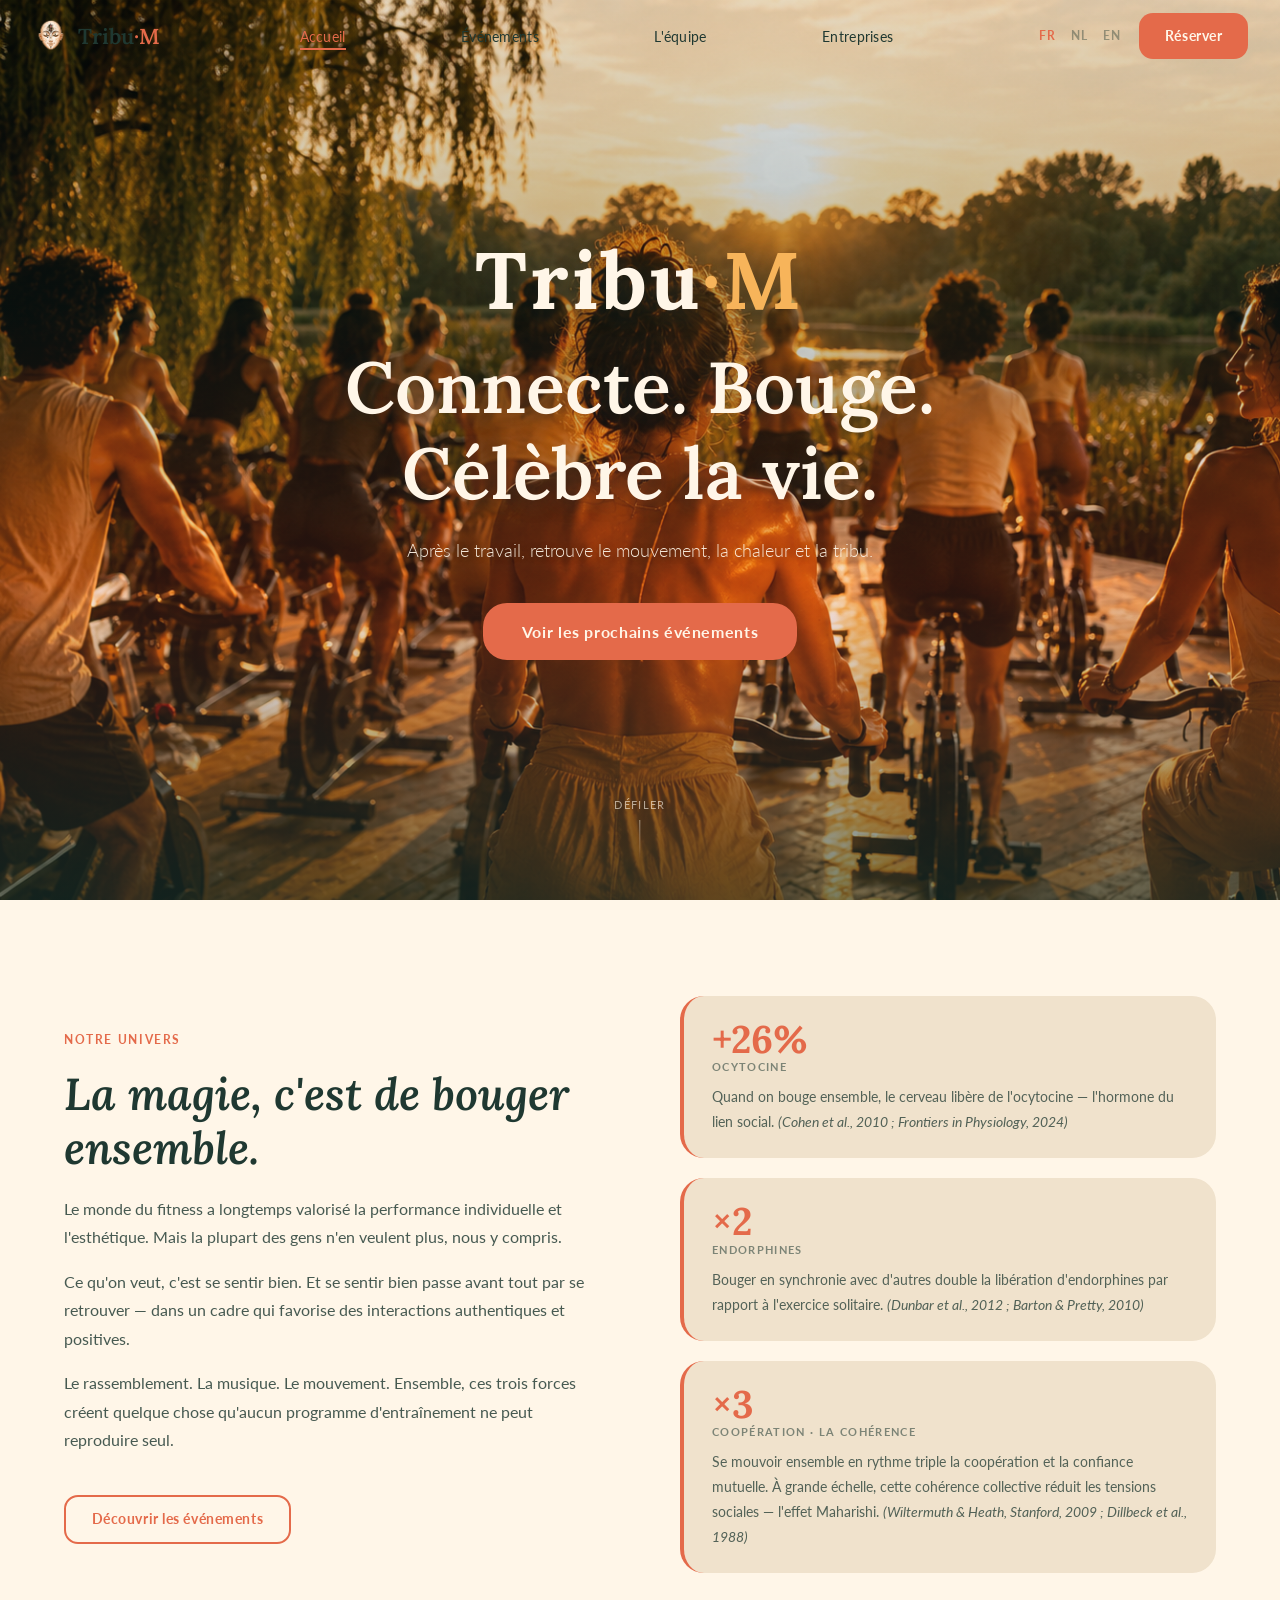
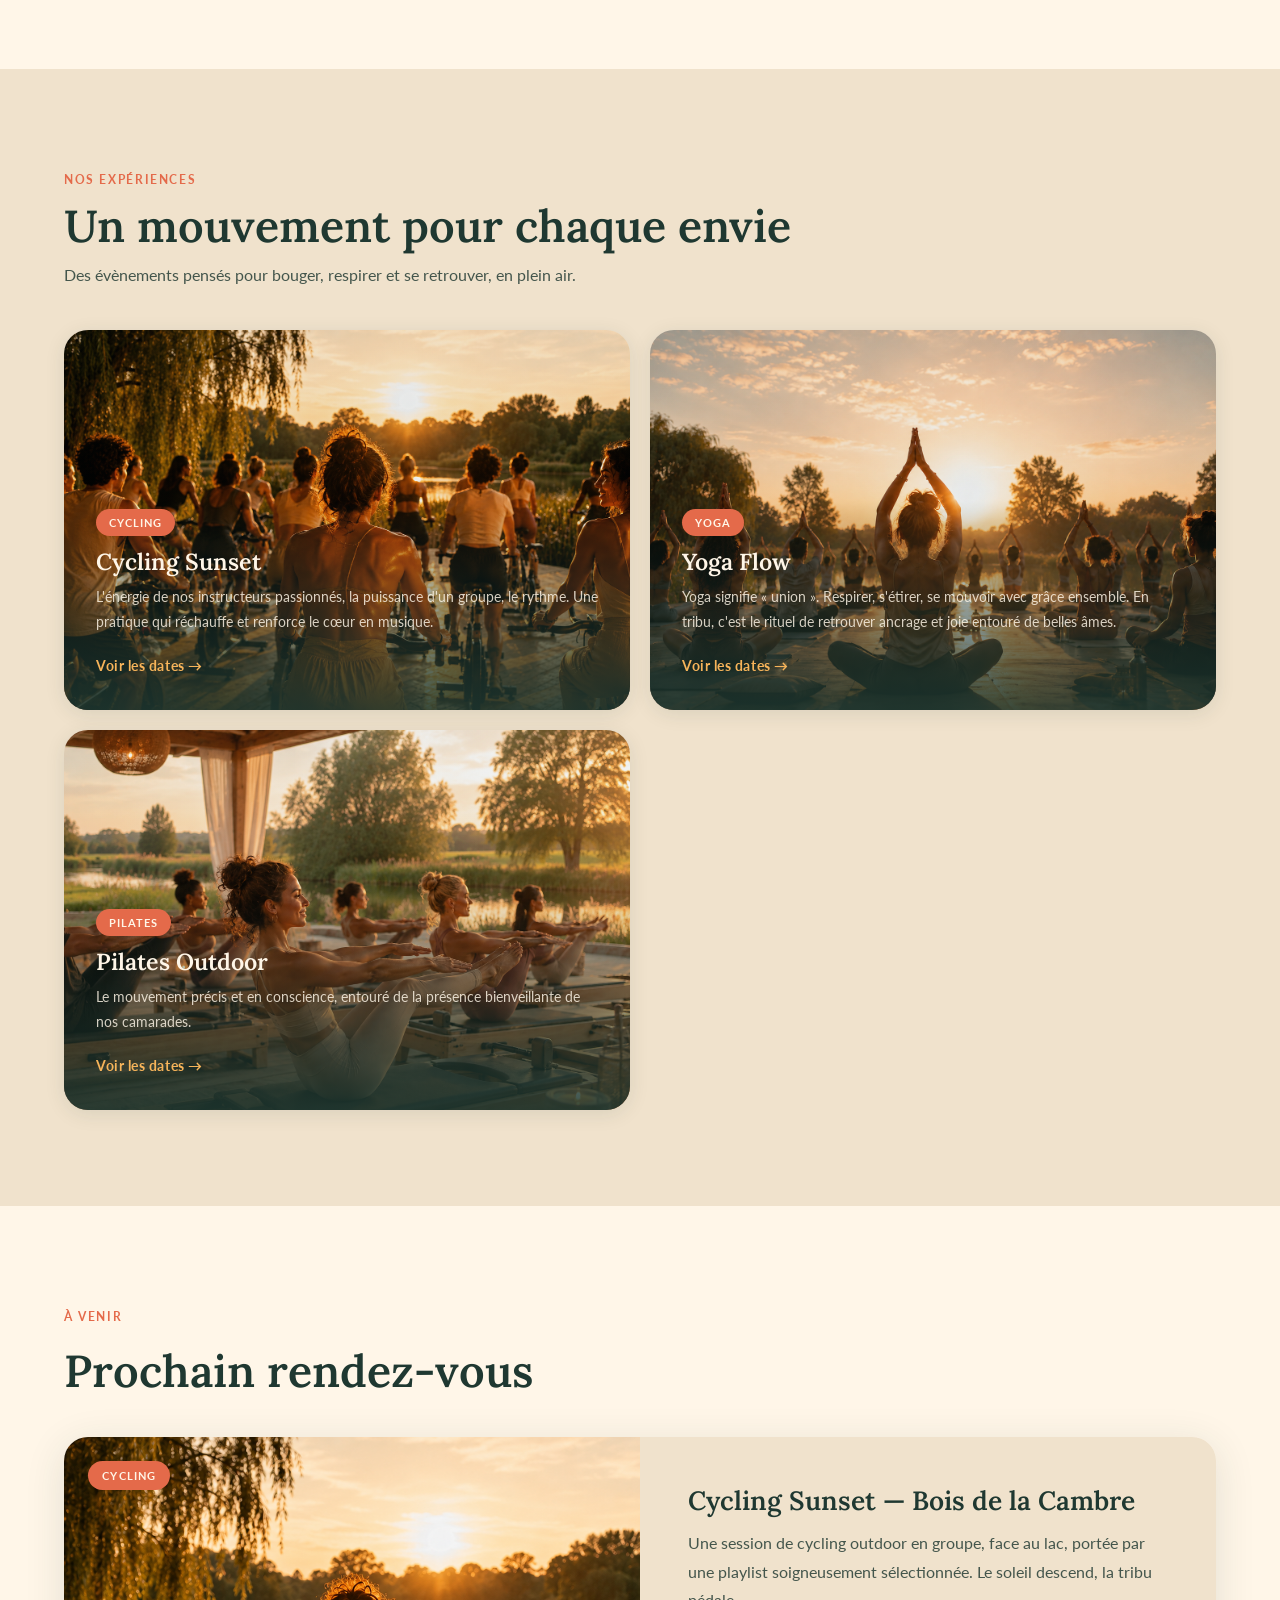
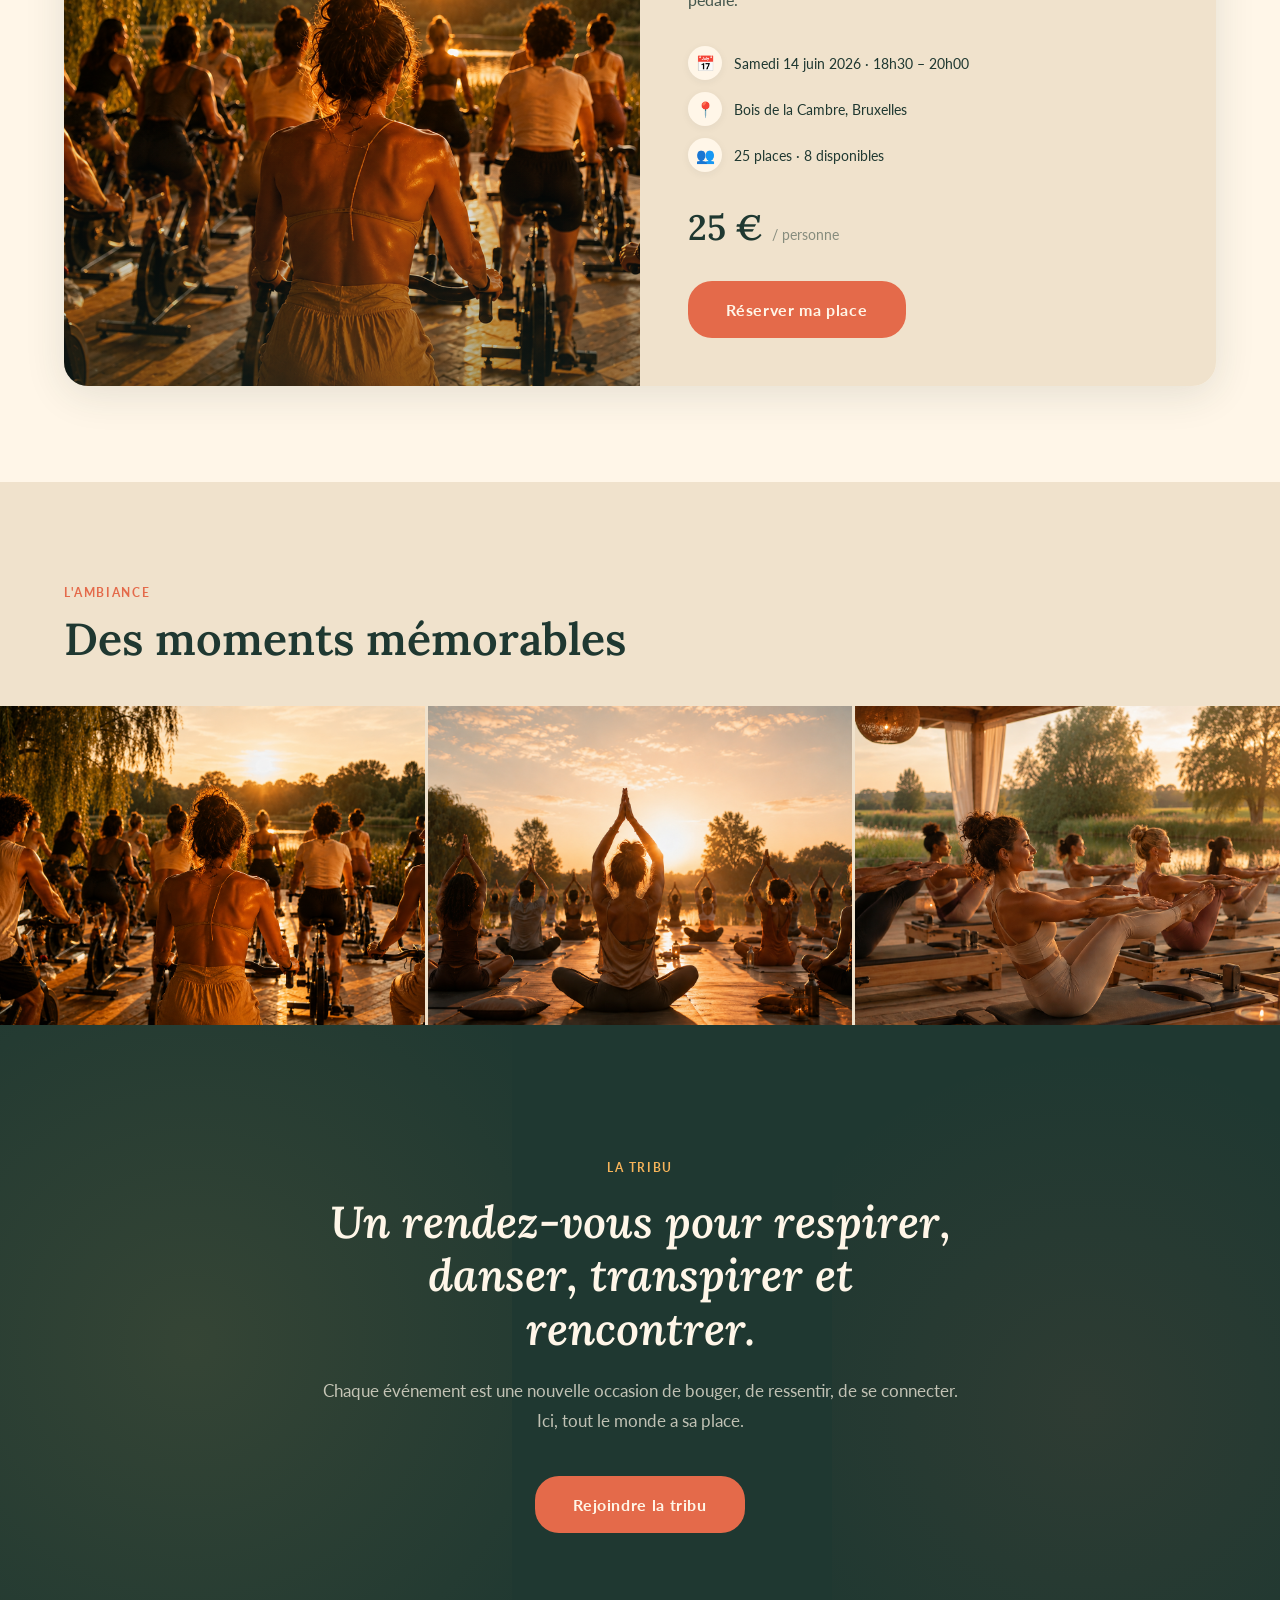
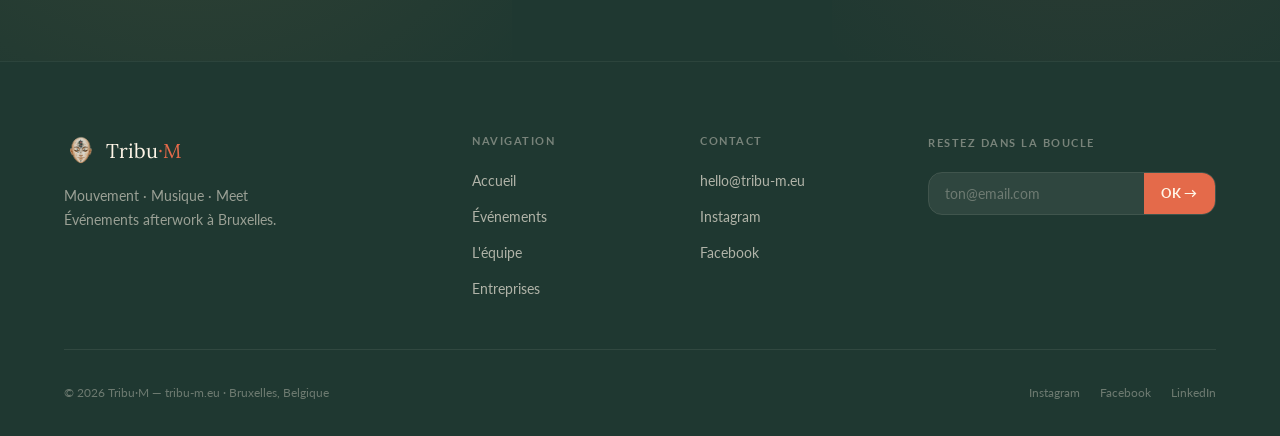
<file: index.html>
<!DOCTYPE html>
<html lang="fr">
<head>
  <meta charset="UTF-8">
  <meta name="viewport" content="width=device-width, initial-scale=1.0">
  <meta name="description" content="Tribu·M — Événements afterwork à Bruxelles. Cycling, Yoga, Pilates et Dance Flow au coucher du soleil. Mouvement, musique et connexion humaine.">
  <title>Tribu·M — Mouvement · Musique · Meet</title>
  <link rel="stylesheet" href="style.css">
  <style>
    .hero-logo-text {
      font-family: var(--f-title);
      font-size: clamp(2.8rem, 7vw, 5rem);
      font-weight: 700;
      color: var(--creme);
      letter-spacing: 0.04em;
      line-height: 1;
      margin-bottom: 1.5rem;
      text-shadow: 0 2px 24px rgba(31,56,49,0.4);
    }
    .hero-logo-text span { color: var(--miel); }
  </style>
</head>
<body>

  <!-- ======================================================
       NAVIGATION
       ====================================================== -->
  <nav class="navbar" id="navbar">
    <div class="nav-inner">

      <a href="index.html" class="nav-logo">
        <img src="assets/masque-v2.png" alt="Tribu·M" class="nav-masque">
        <span class="nav-brand">Tribu<span class="nav-m">·M</span></span>
      </a>

      <ul class="nav-links">
        <li><a href="index.html" class="active">Accueil</a></li>
        <li><a href="evenements.html">Événements</a></li>
        <li><a href="team.html">L'équipe</a></li>
        <li><a href="entreprises.html">Entreprises</a></li>
      </ul>

      <div class="nav-right">
        <div class="lang-selector">
          <button class="lang-btn active" aria-label="Français">FR</button>
          <button class="lang-btn" aria-label="Nederlands">NL</button>
          <button class="lang-btn" aria-label="English">EN</button>
        </div>
        <a href="evenements.html" class="btn-primary">Réserver</a>
        <button class="hamburger" id="hamburger" aria-label="Ouvrir le menu" aria-expanded="false">
          <span></span><span></span><span></span>
        </button>
      </div>

    </div>

    <div class="mobile-menu" id="mobile-menu" aria-hidden="true">
      <ul>
        <li><a href="index.html">Accueil</a></li>
        <li><a href="evenements.html">Événements</a></li>
        <li><a href="team.html">L'équipe</a></li>
        <li><a href="entreprises.html">Entreprises</a></li>
      </ul>
      <div class="lang-selector mobile">
        <button class="lang-btn active">FR</button>
        <button class="lang-btn">NL</button>
        <button class="lang-btn">EN</button>
      </div>
      <a href="evenements.html" class="btn-primary mobile-cta">Réserver ma place</a>
    </div>
  </nav>


  <!-- ======================================================
       HERO
       ====================================================== -->
  <section class="hero" id="home">
    <div class="hero-overlay"></div>
    <div class="hero-content">
      <div class="hero-logo-text">Tribu<span>·M</span></div>
      <h1>Connecte. Bouge.<br>Célèbre la vie.</h1>
      <p>Après le travail, retrouve le mouvement, la chaleur et la tribu.</p>
      <a href="evenements.html" class="btn-primary btn-lg">Voir les prochains événements</a>
    </div>
    <div class="hero-scroll" aria-hidden="true">Défiler</div>
  </section>


  <!-- ======================================================
       CONCEPT
       ====================================================== -->
  <section class="section concept" id="concept">
    <div class="container">
      <div class="concept-grid">

        <div class="concept-text">
          <span class="section-label">Notre univers</span>
          <h2>La magie, c'est de bouger ensemble.</h2>
          <p>Le monde du fitness a longtemps valorisé la performance individuelle et l'esthétique. Mais la plupart des gens n'en veulent plus, nous y compris.</p>
          <p>Ce qu'on veut, c'est se sentir bien. Et se sentir bien passe avant tout par se retrouver — dans un cadre qui favorise des interactions authentiques et positives.</p>
          <p>Le rassemblement. La musique. Le mouvement. Ensemble, ces trois forces créent quelque chose qu'aucun programme d'entraînement ne peut reproduire seul.</p>
          <a href="evenements.html" class="btn-secondary">Découvrir les événements</a>
        </div>

        <div class="concept-pillars">
          <div class="pillar">
            <div class="pillar-stat">+26%</div>
            <div class="pillar-label">ocytocine</div>
            <p>Quand on bouge ensemble, le cerveau libère de l'ocytocine — l'hormone du lien social. <em>(Cohen et al., 2010 ; Frontiers in Physiology, 2024)</em></p>
          </div>
          <div class="pillar">
            <div class="pillar-stat">×2</div>
            <div class="pillar-label">endorphines</div>
            <p>Bouger en synchronie avec d'autres double la libération d'endorphines par rapport à l'exercice solitaire. <em>(Dunbar et al., 2012 ; Barton &amp; Pretty, 2010)</em></p>
          </div>
          <div class="pillar">
            <div class="pillar-stat">×3</div>
            <div class="pillar-label">coopération · La Cohérence</div>
            <p>Se mouvoir ensemble en rythme triple la coopération et la confiance mutuelle. À grande échelle, cette cohérence collective réduit les tensions sociales — l'effet Maharishi. <em>(Wiltermuth &amp; Heath, Stanford, 2009 ; Dillbeck et al., 1988)</em></p>
          </div>
        </div>

      </div>
    </div>
  </section>


  <!-- ======================================================
       EXPÉRIENCES
       ====================================================== -->
  <section class="section experiences" id="experiences">
    <div class="container">
      <div class="section-header">
        <span class="section-label">Nos expériences</span>
        <h2>Un mouvement pour chaque envie</h2>
        <p>Des évènements pensés pour bouger, respirer et se retrouver, en plein air.</p>
      </div>

      <div class="experiences-grid">

        <div class="exp-card">
          <div class="card-bg" style="background-image: url('assets/cycling-bg.png')"></div>
          <div class="card-overlay"></div>
          <div class="card-content">
            <span class="card-tag">Cycling</span>
            <h3>Cycling Sunset</h3>
            <p>L'énergie de nos instructeurs passionnés, la puissance d'un groupe, le rythme. Une pratique qui réchauffe et renforce le cœur en musique.</p>
            <a href="evenements.html" class="card-link">Voir les dates →</a>
          </div>
        </div>

        <div class="exp-card">
          <div class="card-bg" style="background-image: url('assets/yoga-bg.png')"></div>
          <div class="card-overlay"></div>
          <div class="card-content">
            <span class="card-tag">Yoga</span>
            <h3>Yoga Flow</h3>
            <p>Yoga signifie « union ». Respirer, s'étirer, se mouvoir avec grâce ensemble. En tribu, c'est le rituel de retrouver ancrage et joie entouré de belles âmes.</p>
            <a href="evenements.html" class="card-link">Voir les dates →</a>
          </div>
        </div>

        <div class="exp-card">
          <div class="card-bg" style="background-image: url('assets/pilates-bg.png')"></div>
          <div class="card-overlay"></div>
          <div class="card-content">
            <span class="card-tag">Pilates</span>
            <h3>Pilates Outdoor</h3>
            <p>Le mouvement précis et en conscience, entouré de la présence bienveillante de nos camarades.</p>
            <a href="evenements.html" class="card-link">Voir les dates →</a>
          </div>
        </div>


      </div>
    </div>
  </section>


  <!-- ======================================================
       PROCHAIN ÉVÉNEMENT
       ====================================================== -->
  <section class="section next-event" id="evenement">
    <div class="container">
      <span class="section-label">À venir</span>
      <h2>Prochain rendez-vous</h2>

      <div class="event-featured">
        <div class="event-featured-img" style="background-image: url('assets/cycling-bg.png')">
          <span class="event-tag">Cycling</span>
        </div>
        <div class="event-featured-info">
          <div>
            <h3>Cycling Sunset — Bois de la Cambre</h3>
            <p>Une session de cycling outdoor en groupe, face au lac, portée par une playlist soigneusement sélectionnée. Le soleil descend, la tribu pédale.</p>
            <div class="event-meta">
              <div class="event-meta-item">
                <div class="meta-icon">📅</div>
                <span>Samedi 14 juin 2026 · 18h30 – 20h00</span>
              </div>
              <div class="event-meta-item">
                <div class="meta-icon">📍</div>
                <span>Bois de la Cambre, Bruxelles</span>
              </div>
              <div class="event-meta-item">
                <div class="meta-icon">👥</div>
                <span>25 places · 8 disponibles</span>
              </div>
            </div>
          </div>
          <div>
            <div class="event-price">25 € <span>/ personne</span></div>
            <a href="evenements.html" class="btn-primary btn-lg">Réserver ma place</a>
          </div>
        </div>
      </div>

    </div>
  </section>


  <!-- ======================================================
       AMBIANCE
       ====================================================== -->
  <section class="section ambiance" id="ambiance">
    <div class="container">
      <span class="section-label">L'ambiance</span>
      <h2>Des moments mémorables</h2>
    </div>
    <div class="photo-grid">
      <div class="photo-item">
        <img src="assets/cycling-bg.png" alt="Cycling sunset Tribu·M — Bruxelles">
      </div>
      <div class="photo-item">
        <img src="assets/yoga-bg.png" alt="Yoga coucher de soleil Tribu·M">
      </div>
      <div class="photo-item">
        <img src="assets/pilates-bg.png" alt="Pilates outdoor Tribu·M">
      </div>
    </div>
  </section>


  <!-- ======================================================
       COMMUNAUTÉ
       ====================================================== -->
  <section class="section community" id="communaute">
    <div class="container">
      <div class="community-content">
        <span class="section-label" style="color: var(--miel)">La tribu</span>
        <h2>Un rendez-vous pour respirer, danser, transpirer et rencontrer.</h2>
        <p>Chaque événement est une nouvelle occasion de bouger, de ressentir, de se connecter.<br>Ici, tout le monde a sa place.</p>
        <a href="evenements.html" class="btn-primary btn-lg">Rejoindre la tribu</a>
      </div>
    </div>
  </section>


  <!-- ======================================================
       FOOTER
       ====================================================== -->
  <footer class="footer">
    <div class="container">
      <div class="footer-grid">

        <div class="footer-brand">
          <div class="footer-logo">
            <img src="assets/masque-v2.png" alt="Tribu·M" class="footer-masque">
            <span class="footer-name">Tribu<span>·M</span></span>
          </div>
          <p>Mouvement · Musique · Meet<br>Événements afterwork à Bruxelles.</p>
        </div>

        <div class="footer-col">
          <h4>Navigation</h4>
          <ul>
            <li><a href="index.html">Accueil</a></li>
            <li><a href="evenements.html">Événements</a></li>
            <li><a href="team.html">L'équipe</a></li>
            <li><a href="entreprises.html">Entreprises</a></li>
          </ul>
        </div>

        <div class="footer-col">
          <h4>Contact</h4>
          <ul>
            <li><a href="mailto:hello@tribu-m.eu">hello@tribu-m.eu</a></li>
            <li><a href="https://instagram.com" target="_blank" rel="noopener">Instagram</a></li>
            <li><a href="https://facebook.com" target="_blank" rel="noopener">Facebook</a></li>
          </ul>
        </div>

        <div class="footer-newsletter">
          <label for="newsletter-email">Restez dans la boucle</label>
          <form class="newsletter-form" onsubmit="handleNewsletter(event)">
            <input type="email" id="newsletter-email" placeholder="ton@email.com" aria-label="Adresse email" required>
            <button type="submit">OK →</button>
          </form>
        </div>

      </div>

      <div class="footer-bottom">
        <p>© 2026 Tribu·M — tribu-m.eu · Bruxelles, Belgique</p>
        <div class="footer-social">
          <a href="https://instagram.com" target="_blank" rel="noopener">Instagram</a>
          <a href="https://facebook.com" target="_blank" rel="noopener">Facebook</a>
          <a href="https://linkedin.com" target="_blank" rel="noopener">LinkedIn</a>
        </div>
      </div>
    </div>
  </footer>


  <!-- ======================================================
       JAVASCRIPT
       ====================================================== -->
  <script>
    // Navbar scroll
    const navbar = document.getElementById('navbar');
    window.addEventListener('scroll', () => {
      navbar.classList.toggle('scrolled', window.scrollY > 50);
    }, { passive: true });

    // Hamburger menu
    const hamburger = document.getElementById('hamburger');
    const mobileMenu = document.getElementById('mobile-menu');
    hamburger.addEventListener('click', () => {
      const isOpen = hamburger.classList.toggle('open');
      mobileMenu.classList.toggle('open', isOpen);
      hamburger.setAttribute('aria-expanded', isOpen);
      mobileMenu.setAttribute('aria-hidden', !isOpen);
      document.body.style.overflow = isOpen ? 'hidden' : '';
    });

    // Close mobile menu on link click
    mobileMenu.querySelectorAll('a').forEach(link => {
      link.addEventListener('click', () => {
        hamburger.classList.remove('open');
        mobileMenu.classList.remove('open');
        hamburger.setAttribute('aria-expanded', 'false');
        mobileMenu.setAttribute('aria-hidden', 'true');
        document.body.style.overflow = '';
      });
    });

    // Language switcher
    document.querySelectorAll('.lang-selector').forEach(selector => {
      selector.querySelectorAll('.lang-btn').forEach(btn => {
        btn.addEventListener('click', () => {
          selector.querySelectorAll('.lang-btn').forEach(b => b.classList.remove('active'));
          btn.classList.add('active');
        });
      });
    });

    // Newsletter
    function handleNewsletter(e) {
      e.preventDefault();
      const btn = e.target.querySelector('button');
      btn.textContent = '✓';
      btn.style.background = 'var(--miel)';
      btn.style.color = 'var(--foret)';
      e.target.querySelector('input').value = '';
      setTimeout(() => { btn.textContent = 'OK →'; btn.style.background = ''; btn.style.color = ''; }, 3000);
    }
  </script>

</body>
</html>
</file>
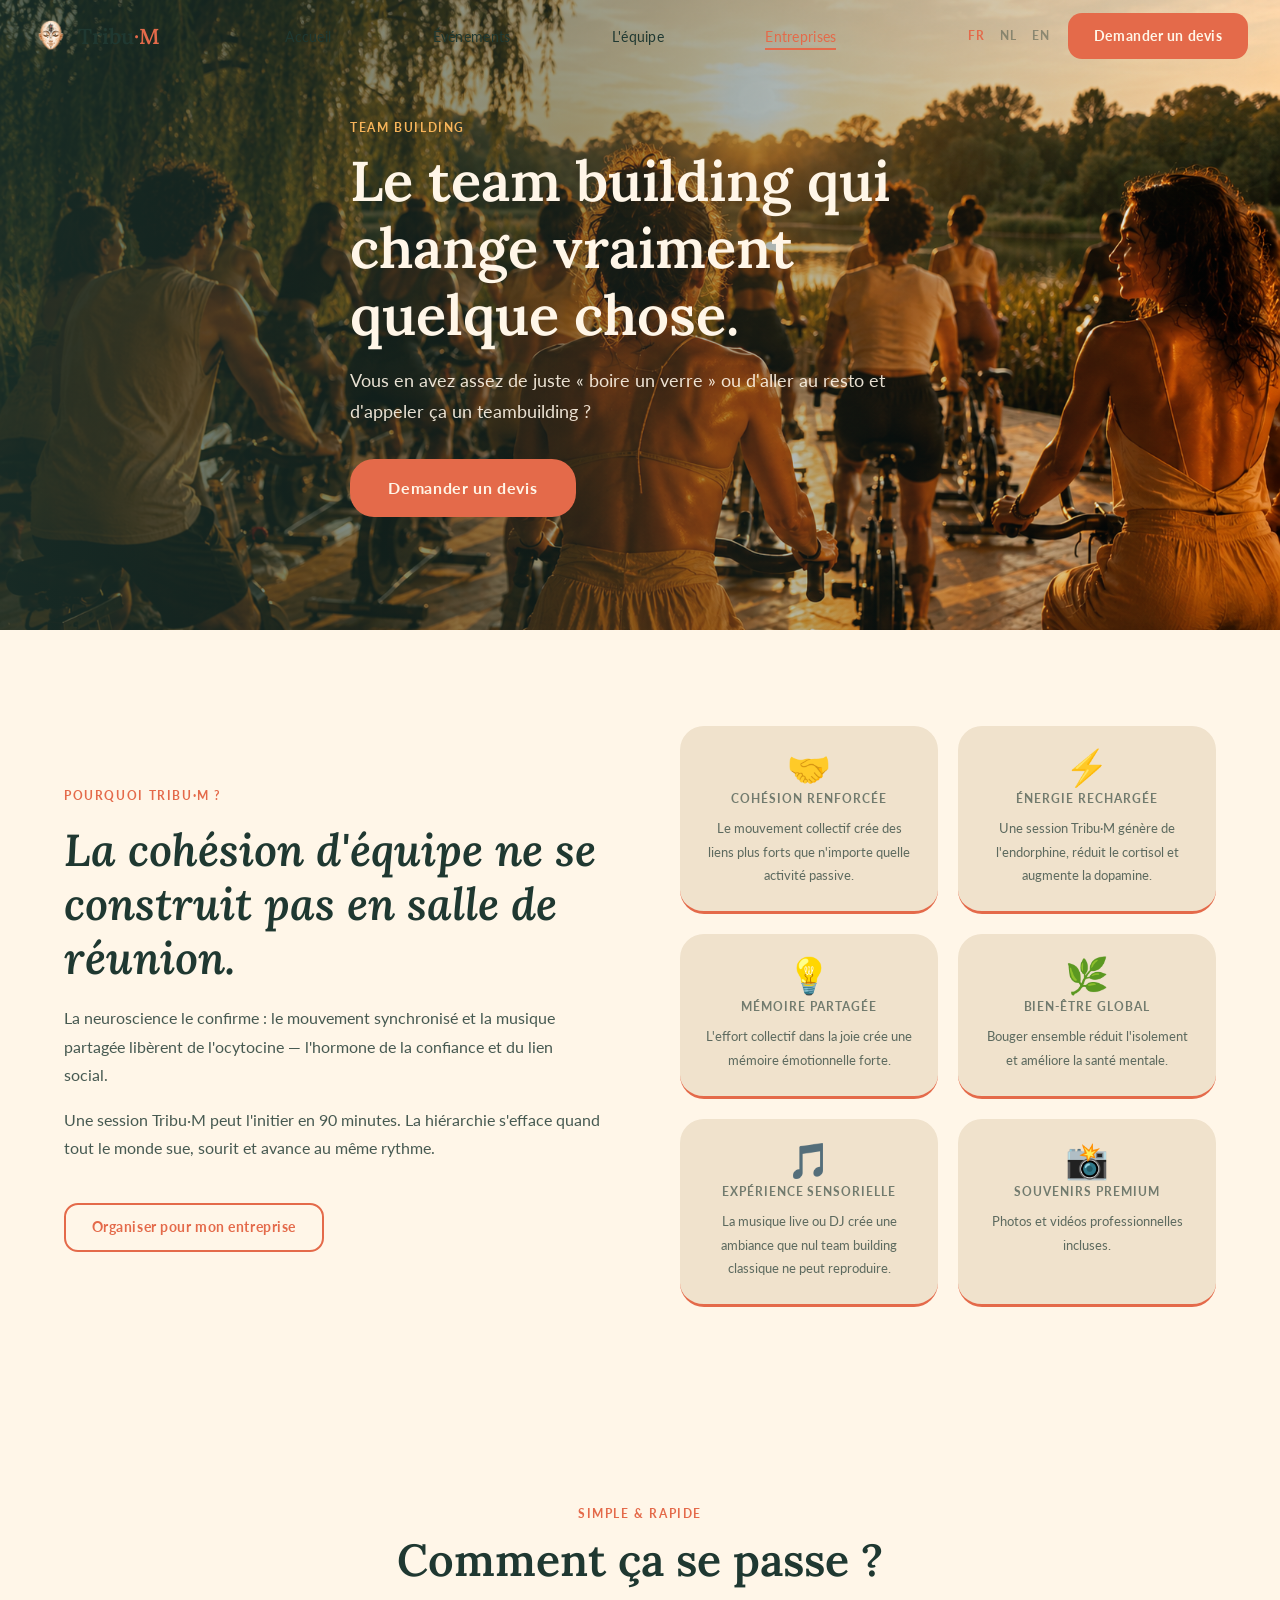
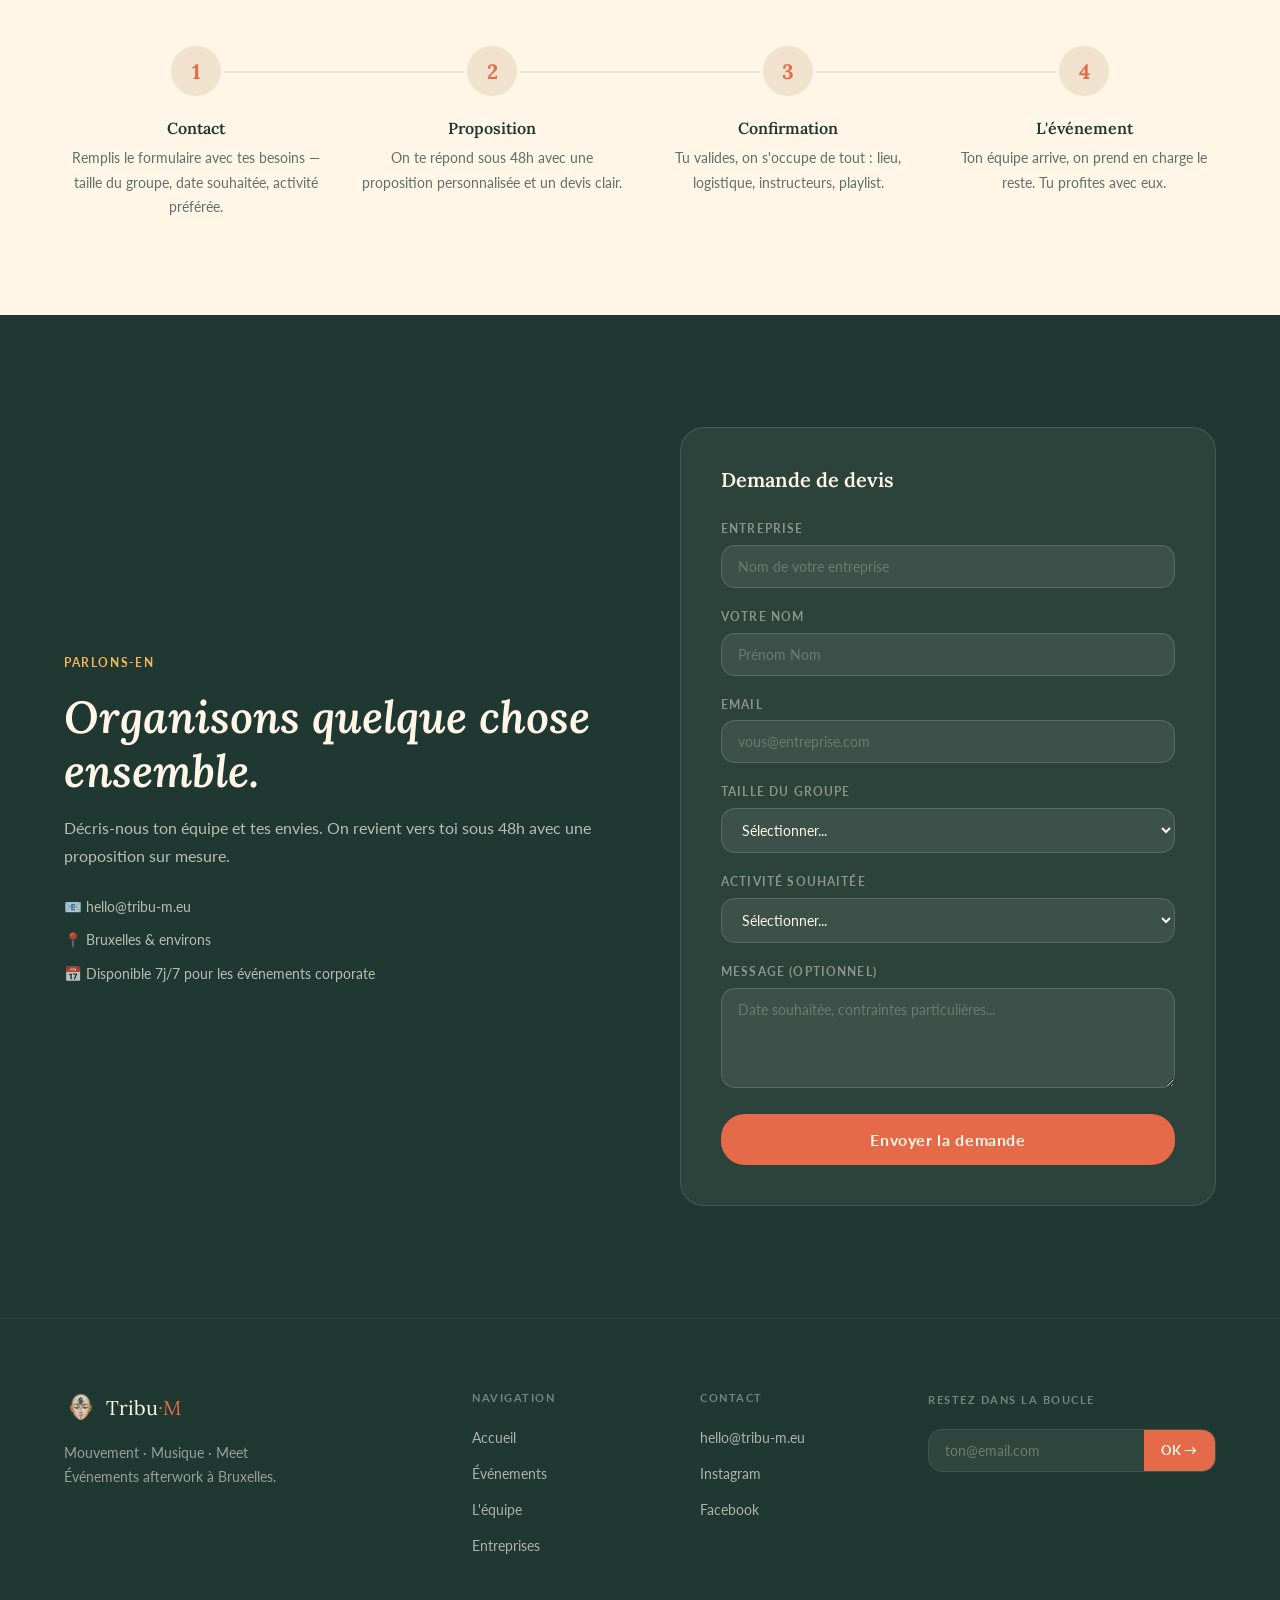
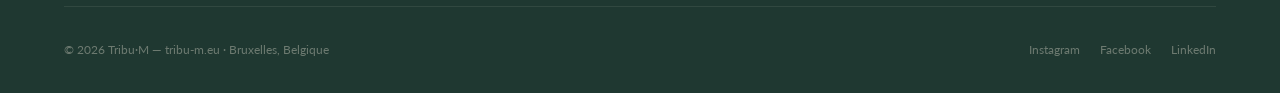
<file: entreprises.html>
<!DOCTYPE html>
<html lang="fr">
<head>
  <meta charset="UTF-8">
  <meta name="viewport" content="width=device-width, initial-scale=1.0">
  <meta name="description" content="Tribu·M Entreprises — Team building sur mesure. Cycling, Yoga, Pilates ou Dance Flow pour vos équipes à Bruxelles.">
  <title>Entreprises — Tribu·M</title>
  <link rel="stylesheet" href="style.css">
  <style>
    .b2b-hero {
      min-height: 70vh;
      position: relative;
      display: flex;
      align-items: center;
      background-image: url('assets/cycling-bg.png');
      background-size: cover;
      background-position: center 40%;
    }
    .b2b-hero .hero-overlay {
      position: absolute;
      inset: 0;
      background: linear-gradient(to right,
        rgba(31,56,49,0.75) 0%,
        rgba(31,56,49,0.35) 60%,
        transparent 100%);
    }
    .b2b-hero-content {
      position: relative;
      z-index: 1;
      max-width: 580px;
      padding: 5rem 0;
    }
    .b2b-hero-content h1 { color: var(--creme); font-size: clamp(2.2rem, 5vw, 3.5rem); margin-bottom: 1rem; }
    .b2b-hero-content p  { color: rgba(255,246,232,.9); opacity:1; font-size: 1.1rem; margin-bottom: 2rem; }

    /* WHY section */
    .why-section { background: var(--creme); padding: 6rem 0; }
    .why-grid {
      display: grid;
      grid-template-columns: 1fr 1fr;
      gap: 5rem;
      align-items: center;
    }
    .why-text h2 { font-style: italic; margin-bottom: 1.25rem; margin-top: 0.5rem; }
    .why-text p  { margin-bottom: 1rem; }
    .why-stats {
      display: grid;
      grid-template-columns: 1fr 1fr;
      gap: 1.25rem;
    }
    .stat-card {
      background: var(--sable);
      border-radius: var(--radius-lg);
      padding: 1.5rem;
      text-align: center;
      border-bottom: 3px solid var(--terra);
      transition: transform var(--ease);
    }
    .stat-card:hover { transform: translateY(-3px); }
    .stat-num {
      font-family: var(--f-title);
      font-size: 2.2rem;
      font-weight: 700;
      color: var(--terra);
      line-height: 1;
      margin-bottom: 0.25rem;
    }
    .stat-label { font-size: 0.78rem; font-weight: 700; letter-spacing: 0.08em; text-transform: uppercase; opacity: 0.6; }

    /* OFFER section */
    .offer-section { background: var(--sable); padding: 6rem 0; }
    .offer-section .section-header { text-align: center; margin-bottom: 3.5rem; }
    .offer-grid {
      display: grid;
      grid-template-columns: repeat(3, 1fr);
      gap: 1.5rem;
    }
    .offer-card {
      background: var(--creme);
      border-radius: var(--radius-lg);
      padding: 2.25rem;
      box-shadow: var(--shadow);
      transition: transform var(--ease), box-shadow var(--ease);
      position: relative;
      overflow: hidden;
    }
    .offer-card::before {
      content: '';
      position: absolute;
      top: 0; left: 0; right: 0;
      height: 4px;
      background: var(--terra);
    }
    .offer-card.featured::before { background: var(--foret); }
    .offer-card:hover { transform: translateY(-4px); box-shadow: 0 12px 36px rgba(31,56,49,.12); }
    .offer-card .offer-tag {
      display: inline-block;
      font-size: 0.65rem;
      font-weight: 700;
      letter-spacing: 0.1em;
      text-transform: uppercase;
      background: var(--terra);
      color: var(--creme);
      padding: 0.25rem 0.7rem;
      border-radius: 100px;
      margin-bottom: 1rem;
    }
    .offer-card.featured .offer-tag { background: var(--foret); }
    .offer-card h3 { font-size: 1.3rem; margin-bottom: 0.5rem; }
    .offer-card .offer-group {
      font-size: 0.82rem;
      color: var(--terra);
      font-weight: 700;
      margin-bottom: 1.25rem;
    }
    .offer-card ul {
      display: flex;
      flex-direction: column;
      gap: 0.5rem;
      margin-bottom: 2rem;
    }
    .offer-card li {
      font-size: 0.88rem;
      opacity: 0.8;
      display: flex;
      align-items: flex-start;
      gap: 0.5rem;
    }
    .offer-card li::before {
      content: '✓';
      color: var(--terra);
      font-weight: 700;
      flex-shrink: 0;
    }
    .offer-price {
      font-family: var(--f-title);
      font-size: 1.6rem;
      font-weight: 600;
      margin-bottom: 1rem;
    }
    .offer-price span { font-family: var(--f-body); font-size: 0.82rem; font-weight: 400; opacity: 0.55; }

    /* HOW IT WORKS */
    .how-section { background: var(--creme); padding: 6rem 0; }
    .how-section .section-header { text-align: center; margin-bottom: 3.5rem; }
    .steps {
      display: grid;
      grid-template-columns: repeat(4, 1fr);
      gap: 2rem;
      position: relative;
    }
    .steps::before {
      content: '';
      position: absolute;
      top: 28px;
      left: 12%;
      right: 12%;
      height: 2px;
      background: var(--sable);
      z-index: 0;
    }
    .step {
      text-align: center;
      position: relative;
      z-index: 1;
    }
    .step-num {
      width: 56px; height: 56px;
      background: var(--sable);
      border-radius: 50%;
      display: flex;
      align-items: center;
      justify-content: center;
      margin: 0 auto 1.25rem;
      font-family: var(--f-title);
      font-size: 1.3rem;
      font-weight: 700;
      color: var(--terra);
      border: 3px solid var(--creme);
      transition: background var(--ease), color var(--ease);
    }
    .step:hover .step-num { background: var(--terra); color: var(--creme); }
    .step h4 { font-size: 1rem; margin-bottom: 0.5rem; }
    .step p  { font-size: 0.85rem; opacity: 0.7; }

    /* CONTACT */
    .contact-section { background: var(--foret); padding: 7rem 0; }
    .contact-inner {
      display: grid;
      grid-template-columns: 1fr 1fr;
      gap: 5rem;
      align-items: center;
    }
    .contact-text h2 { color: var(--creme); font-style: italic; margin-bottom: 1rem; margin-top: 0.5rem; }
    .contact-text p  { color: rgba(255,246,232,.7); opacity:1; margin-bottom: 1.5rem; }
    .contact-text ul { display: flex; flex-direction: column; gap: 0.65rem; }
    .contact-text li {
      color: rgba(255,246,232,.7);
      font-size: 0.9rem;
      display: flex;
      align-items: center;
      gap: 0.5rem;
    }
    .contact-form-box {
      background: rgba(255,246,232,.06);
      border: 1px solid rgba(255,246,232,.12);
      border-radius: var(--radius-lg);
      padding: 2.5rem;
    }
    .contact-form-box h3 { color: var(--creme); font-size: 1.25rem; margin-bottom: 1.75rem; }
    .form-row { margin-bottom: 1.25rem; }
    .form-row label {
      display: block;
      font-size: 0.72rem;
      font-weight: 700;
      letter-spacing: 0.1em;
      text-transform: uppercase;
      color: rgba(255,246,232,.45);
      margin-bottom: 0.4rem;
    }
    .form-row input,
    .form-row select,
    .form-row textarea {
      width: 100%;
      background: rgba(255,246,232,.08);
      border: 1px solid rgba(255,246,232,.15);
      border-radius: var(--radius);
      padding: 0.75rem 1rem;
      color: var(--creme);
      font-family: var(--f-body);
      font-size: 0.9rem;
      outline: none;
      transition: border-color var(--ease);
    }
    .form-row input:focus,
    .form-row select:focus,
    .form-row textarea:focus {
      border-color: rgba(255,246,232,.4);
    }
    .form-row input::placeholder,
    .form-row textarea::placeholder { color: rgba(255,246,232,.25); }
    .form-row select option { background: var(--foret); }
    .form-row textarea { resize: vertical; min-height: 100px; }

    @media (max-width: 1024px) {
      .why-grid    { grid-template-columns: 1fr; gap: 3rem; }
      .why-stats   { grid-template-columns: repeat(2, 1fr); }
      .offer-grid  { grid-template-columns: 1fr; }
      .steps       { grid-template-columns: repeat(2, 1fr); }
      .steps::before { display: none; }
      .contact-inner { grid-template-columns: 1fr; gap: 3rem; }
    }
    @media (max-width: 600px) {
      .steps { grid-template-columns: 1fr; }
      .why-stats { grid-template-columns: 1fr 1fr; }
    }
  </style>
</head>
<body>

  <!-- ======== NAVIGATION ======== -->
  <nav class="navbar" id="navbar">
    <div class="nav-inner">
      <a href="index.html" class="nav-logo">
        <img src="assets/masque-v2.png" alt="Tribu·M" class="nav-masque">
        <span class="nav-brand">Tribu<span class="nav-m">·M</span></span>
      </a>
      <ul class="nav-links">
        <li><a href="index.html">Accueil</a></li>
        <li><a href="evenements.html">Événements</a></li>
        <li><a href="team.html">L'équipe</a></li>
        <li><a href="entreprises.html" class="active">Entreprises</a></li>
      </ul>
      <div class="nav-right">
        <div class="lang-selector">
          <button class="lang-btn active">FR</button>
          <button class="lang-btn">NL</button>
          <button class="lang-btn">EN</button>
        </div>
        <a href="#contact" class="btn-primary">Demander un devis</a>
        <button class="hamburger" id="hamburger" aria-label="Ouvrir le menu" aria-expanded="false">
          <span></span><span></span><span></span>
        </button>
      </div>
    </div>
    <div class="mobile-menu" id="mobile-menu" aria-hidden="true">
      <ul>
        <li><a href="index.html">Accueil</a></li>
        <li><a href="evenements.html">Événements</a></li>
        <li><a href="team.html">L'équipe</a></li>
        <li><a href="entreprises.html">Entreprises</a></li>
      </ul>
      <div class="lang-selector mobile">
        <button class="lang-btn active">FR</button>
        <button class="lang-btn">NL</button>
        <button class="lang-btn">EN</button>
      </div>
    </div>
  </nav>

  <!-- ======== HERO ======== -->
  <section class="b2b-hero">
    <div class="hero-overlay"></div>
    <div class="container">
      <div class="b2b-hero-content">
        <span class="section-label" style="color:var(--miel)">Team building</span>
        <h1>Le team building qui change vraiment quelque chose.</h1>
        <p>Vous en avez assez de juste « boire un verre » ou d'aller au resto et d'appeler ça un teambuilding ?</p>
        <a href="#contact" class="btn-primary btn-lg">Demander un devis</a>
      </div>
    </div>
  </section>

  <!-- ======== WHY ======== -->
  <section class="why-section" id="why">
    <div class="container">
      <div class="why-grid">
        <div class="why-text">
          <span class="section-label">Pourquoi Tribu·M ?</span>
          <h2>La cohésion d'équipe ne se construit pas en salle de réunion.</h2>
          <p>La neuroscience le confirme : le mouvement synchronisé et la musique partagée libèrent de l'ocytocine — l'hormone de la confiance et du lien social.</p>
          <p>Une session Tribu·M peut l'initier en 90 minutes. La hiérarchie s'efface quand tout le monde sue, sourit et avance au même rythme.</p>
          <a href="#contact" class="btn-secondary" style="margin-top:1.5rem">Organiser pour mon entreprise</a>
        </div>
        <div class="why-stats">
          <div class="stat-card">
            <div class="stat-num">🤝</div>
            <div class="stat-label">Cohésion renforcée</div>
            <p style="font-size:0.82rem;opacity:0.7;margin-top:0.5rem">Le mouvement collectif crée des liens plus forts que n'importe quelle activité passive.</p>
          </div>
          <div class="stat-card">
            <div class="stat-num">⚡</div>
            <div class="stat-label">Énergie rechargée</div>
            <p style="font-size:0.82rem;opacity:0.7;margin-top:0.5rem">Une session Tribu·M génère de l'endorphine, réduit le cortisol et augmente la dopamine.</p>
          </div>
          <div class="stat-card">
            <div class="stat-num">💡</div>
            <div class="stat-label">Mémoire partagée</div>
            <p style="font-size:0.82rem;opacity:0.7;margin-top:0.5rem">L'effort collectif dans la joie crée une mémoire émotionnelle forte.</p>
          </div>
          <div class="stat-card">
            <div class="stat-num">🌿</div>
            <div class="stat-label">Bien-être global</div>
            <p style="font-size:0.82rem;opacity:0.7;margin-top:0.5rem">Bouger ensemble réduit l'isolement et améliore la santé mentale.</p>
          </div>
          <div class="stat-card">
            <div class="stat-num">🎵</div>
            <div class="stat-label">Expérience sensorielle</div>
            <p style="font-size:0.82rem;opacity:0.7;margin-top:0.5rem">La musique live ou DJ crée une ambiance que nul team building classique ne peut reproduire.</p>
          </div>
          <div class="stat-card">
            <div class="stat-num">📸</div>
            <div class="stat-label">Souvenirs premium</div>
            <p style="font-size:0.82rem;opacity:0.7;margin-top:0.5rem">Photos et vidéos professionnelles incluses.</p>
          </div>
        </div>
      </div>
    </div>
  </section>

  <!-- ======== HOW IT WORKS ======== -->
  <section class="how-section">
    <div class="container">
      <div class="section-header">
        <span class="section-label">Simple & rapide</span>
        <h2>Comment ça se passe ?</h2>
      </div>
      <div class="steps">
        <div class="step">
          <div class="step-num">1</div>
          <h4>Contact</h4>
          <p>Remplis le formulaire avec tes besoins — taille du groupe, date souhaitée, activité préférée.</p>
        </div>
        <div class="step">
          <div class="step-num">2</div>
          <h4>Proposition</h4>
          <p>On te répond sous 48h avec une proposition personnalisée et un devis clair.</p>
        </div>
        <div class="step">
          <div class="step-num">3</div>
          <h4>Confirmation</h4>
          <p>Tu valides, on s'occupe de tout : lieu, logistique, instructeurs, playlist.</p>
        </div>
        <div class="step">
          <div class="step-num">4</div>
          <h4>L'événement</h4>
          <p>Ton équipe arrive, on prend en charge le reste. Tu profites avec eux.</p>
        </div>
      </div>
    </div>
  </section>

  <!-- ======== CONTACT ======== -->
  <section class="contact-section" id="contact">
    <div class="container">
      <div class="contact-inner">
        <div class="contact-text">
          <span class="section-label" style="color:var(--miel)">Parlons-en</span>
          <h2>Organisons quelque chose ensemble.</h2>
          <p>Décris-nous ton équipe et tes envies. On revient vers toi sous 48h avec une proposition sur mesure.</p>
          <ul>
            <li>📧 hello@tribu-m.eu</li>
            <li>📍 Bruxelles & environs</li>
            <li>📅 Disponible 7j/7 pour les événements corporate</li>
          </ul>
        </div>
        <div class="contact-form-box">
          <h3>Demande de devis</h3>
          <form onsubmit="handleContact(event)">
            <div class="form-row">
              <label for="c-company">Entreprise</label>
              <input type="text" id="c-company" placeholder="Nom de votre entreprise" required>
            </div>
            <div class="form-row">
              <label for="c-name">Votre nom</label>
              <input type="text" id="c-name" placeholder="Prénom Nom" required>
            </div>
            <div class="form-row">
              <label for="c-email">Email</label>
              <input type="email" id="c-email" placeholder="vous@entreprise.com" required>
            </div>
            <div class="form-row">
              <label for="c-size">Taille du groupe</label>
              <select id="c-size">
                <option value="">Sélectionner...</option>
                <option>10 – 25 personnes</option>
                <option>25 – 60 personnes</option>
                <option>60+ personnes</option>
              </select>
            </div>
            <div class="form-row">
              <label for="c-activity">Activité souhaitée</label>
              <select id="c-activity">
                <option value="">Sélectionner...</option>
                <option>Cycling</option>
                <option>Yoga</option>
                <option>Pilates</option>
                <option>Combiné (plusieurs activités)</option>
                <option>Surprise — laissez-nous choisir</option>
              </select>
            </div>
            <div class="form-row">
              <label for="c-msg">Message (optionnel)</label>
              <textarea id="c-msg" placeholder="Date souhaitée, contraintes particulières..."></textarea>
            </div>
            <button type="submit" class="btn-primary btn-lg" style="width:100%; text-align:center" id="contact-submit">
              Envoyer la demande
            </button>
          </form>
        </div>
      </div>
    </div>
  </section>

  <!-- ======== FOOTER ======== -->
  <footer class="footer">
    <div class="container">
      <div class="footer-grid">
        <div class="footer-brand">
          <div class="footer-logo">
            <img src="assets/masque-v2.png" alt="Tribu·M" class="footer-masque">
            <span class="footer-name">Tribu<span>·M</span></span>
          </div>
          <p>Mouvement · Musique · Meet<br>Événements afterwork à Bruxelles.</p>
        </div>
        <div class="footer-col">
          <h4>Navigation</h4>
          <ul>
            <li><a href="index.html">Accueil</a></li>
            <li><a href="evenements.html">Événements</a></li>
            <li><a href="team.html">L'équipe</a></li>
            <li><a href="entreprises.html">Entreprises</a></li>
          </ul>
        </div>
        <div class="footer-col">
          <h4>Contact</h4>
          <ul>
            <li><a href="mailto:hello@tribu-m.eu">hello@tribu-m.eu</a></li>
            <li><a href="#">Instagram</a></li>
            <li><a href="#">Facebook</a></li>
          </ul>
        </div>
        <div class="footer-newsletter">
          <label for="nl-email-ent">Restez dans la boucle</label>
          <form class="newsletter-form" onsubmit="handleNL(event)">
            <input type="email" id="nl-email-ent" placeholder="ton@email.com" required>
            <button type="submit">OK →</button>
          </form>
        </div>
      </div>
      <div class="footer-bottom">
        <p>© 2026 Tribu·M — tribu-m.eu · Bruxelles, Belgique</p>
        <div class="footer-social">
          <a href="#">Instagram</a><a href="#">Facebook</a><a href="#">LinkedIn</a>
        </div>
      </div>
    </div>
  </footer>

  <script>
    const navbar = document.getElementById('navbar');
    window.addEventListener('scroll', () => { navbar.classList.toggle('scrolled', window.scrollY > 50); }, { passive: true });
    const hamburger = document.getElementById('hamburger');
    const mobileMenu = document.getElementById('mobile-menu');
    hamburger.addEventListener('click', () => {
      const isOpen = hamburger.classList.toggle('open');
      mobileMenu.classList.toggle('open', isOpen);
      hamburger.setAttribute('aria-expanded', isOpen);
    });
    document.querySelectorAll('.lang-selector').forEach(sel => {
      sel.querySelectorAll('.lang-btn').forEach(btn => {
        btn.addEventListener('click', () => {
          sel.querySelectorAll('.lang-btn').forEach(b => b.classList.remove('active'));
          btn.classList.add('active');
        });
      });
    });
    function handleNL(e) {
      e.preventDefault();
      const btn = e.target.querySelector('button');
      btn.textContent = '✓'; btn.style.background = 'var(--miel)'; btn.style.color = 'var(--foret)';
      setTimeout(() => { btn.textContent = 'OK →'; btn.style.background = ''; btn.style.color = ''; }, 3000);
    }
    function handleContact(e) {
      e.preventDefault();
      const btn = document.getElementById('contact-submit');
      btn.textContent = '✓ Demande envoyée !';
      btn.style.background = 'var(--miel)';
      btn.style.color = 'var(--foret)';
      btn.disabled = true;
    }
  </script>
</body>
</html>
</file>
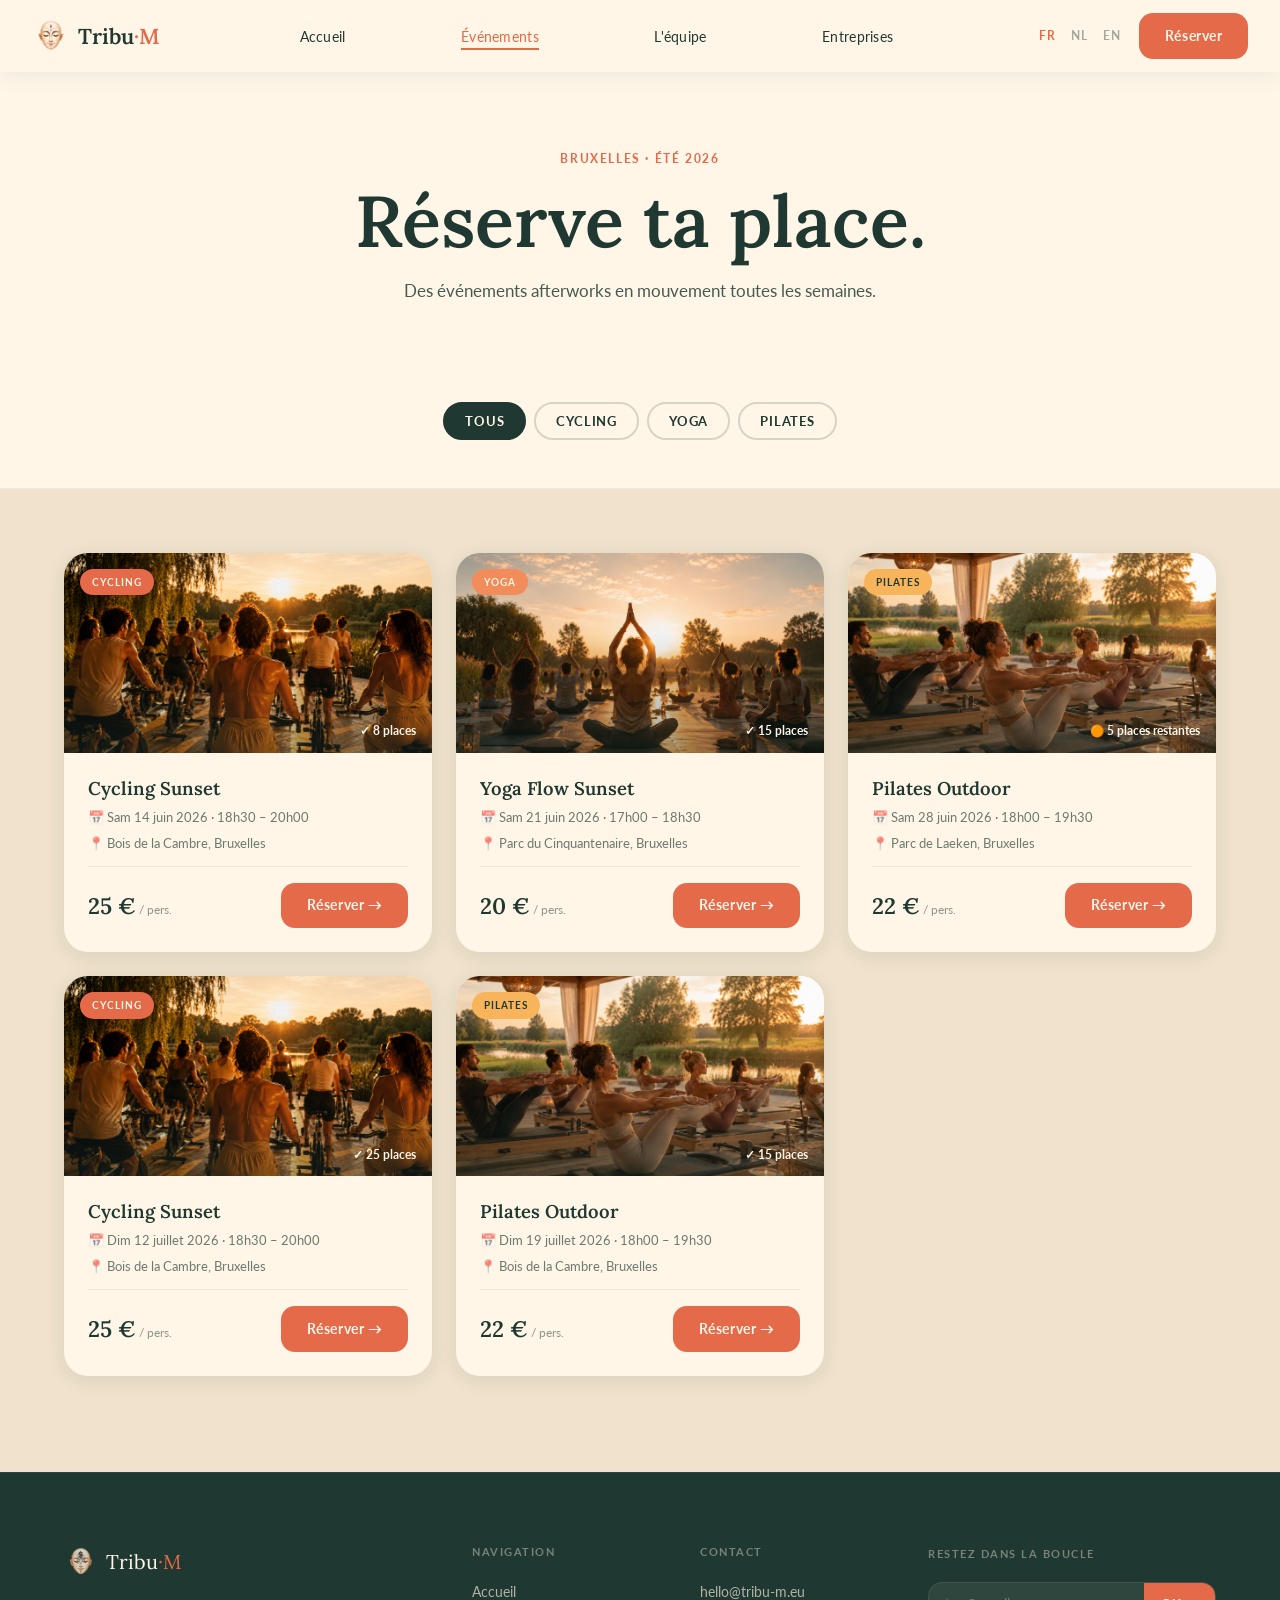
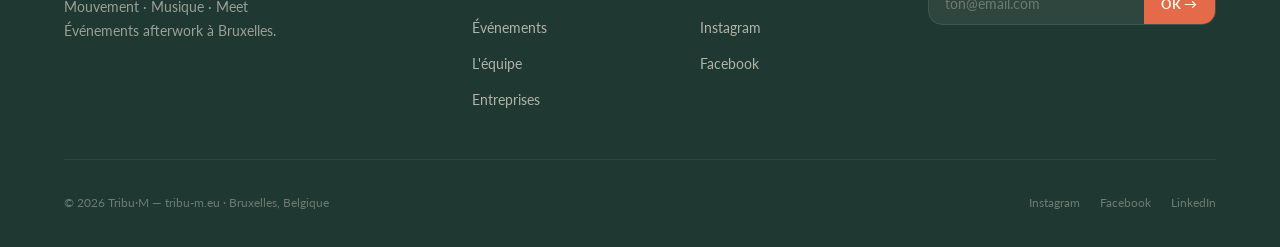
<file: evenements.html>
<!DOCTYPE html>
<html lang="fr">
<head>
  <meta charset="UTF-8">
  <meta name="viewport" content="width=device-width, initial-scale=1.0">
  <meta name="description" content="Tous les événements Tribu·M à Bruxelles — Cycling, Yoga et Pilates en plein air, toutes les semaines.">
  <title>Événements — Tribu·M</title>
  <link rel="stylesheet" href="style.css">
  <style>
    /* ---- EVENTS PAGE SPECIFIC ---- */
    .events-hero {
      padding: 9rem 0 4rem;
      background: var(--creme);
      text-align: center;
    }
    .events-hero h1 { margin-bottom: 0.75rem; }
    .events-hero p  { max-width: 500px; margin: 0 auto; font-size: 1.05rem; }

    .filters-bar {
      background: var(--creme);
      padding: 2rem 0 3rem;
      position: sticky;
      top: 72px;
      z-index: 100;
      border-bottom: 1px solid rgba(31,56,49,.07);
    }
    .filters-inner {
      display: flex;
      gap: 0.5rem;
      flex-wrap: wrap;
      justify-content: center;
    }
    .filter-btn {
      background: transparent;
      border: 2px solid rgba(31,56,49,.18);
      color: var(--foret);
      font-family: var(--f-body);
      font-size: 0.82rem;
      font-weight: 700;
      letter-spacing: 0.06em;
      text-transform: uppercase;
      padding: 0.55rem 1.25rem;
      border-radius: 100px;
      cursor: pointer;
      transition: all var(--ease);
    }
    .filter-btn:hover  { border-color: var(--terra); color: var(--terra); }
    .filter-btn.active { background: var(--foret); border-color: var(--foret); color: var(--creme); }

    .events-section { background: var(--sable); padding: 4rem 0 6rem; }

    .events-grid {
      display: grid;
      grid-template-columns: repeat(3, 1fr);
      gap: 1.5rem;
    }

    .event-card {
      background: var(--creme);
      border-radius: var(--radius-lg);
      overflow: hidden;
      box-shadow: var(--shadow);
      transition: transform var(--ease), box-shadow var(--ease);
      display: flex;
      flex-direction: column;
    }
    .event-card:hover {
      transform: translateY(-4px);
      box-shadow: 0 12px 36px rgba(31,56,49,.14);
    }
    .event-card-img {
      position: relative;
      height: 200px;
      background-size: cover;
      background-position: center;
      overflow: hidden;
    }
    .event-card-img::after {
      content: '';
      position: absolute;
      inset: 0;
      background: linear-gradient(to top, rgba(31,56,49,.4) 0%, transparent 60%);
    }
    .event-card-img .card-tag {
      position: absolute;
      top: 1rem; left: 1rem;
      z-index: 1;
      background: var(--terra);
      color: var(--creme);
      font-size: 0.65rem;
      font-weight: 700;
      letter-spacing: 0.1em;
      text-transform: uppercase;
      padding: 0.3rem 0.75rem;
      border-radius: 100px;
    }
    .event-card-img .card-tag.tag-yoga   { background: var(--abricot); }
    .event-card-img .card-tag.tag-pilates { background: var(--miel); color: var(--foret); }
    .event-card-spots {
      position: absolute;
      bottom: 0.75rem; right: 1rem;
      z-index: 1;
      color: var(--creme);
      font-size: 0.72rem;
      font-weight: 700;
    }
    .event-card-body {
      padding: 1.5rem;
      flex: 1;
      display: flex;
      flex-direction: column;
      gap: 0.5rem;
    }
    .event-card-body h3 { font-size: 1.15rem; margin: 0; }
    .event-card-meta {
      display: flex;
      flex-direction: column;
      gap: 0.3rem;
      margin-bottom: 0.25rem;
    }
    .event-card-meta span {
      font-size: 0.82rem;
      color: var(--foret);
      opacity: 0.65;
      display: flex;
      align-items: center;
      gap: 0.4rem;
    }
    .event-card-footer {
      display: flex;
      align-items: center;
      justify-content: space-between;
      margin-top: auto;
      padding-top: 1rem;
      border-top: 1px solid rgba(31,56,49,.08);
    }
    .event-card-price {
      font-family: var(--f-title);
      font-size: 1.4rem;
      font-weight: 600;
      color: var(--foret);
    }
    .event-card-price span {
      font-family: var(--f-body);
      font-size: 0.75rem;
      font-weight: 400;
      opacity: 0.5;
    }

    .no-events {
      grid-column: 1 / -1;
      text-align: center;
      padding: 4rem 2rem;
      color: var(--foret);
      opacity: 0.5;
      font-size: 1rem;
    }

    @media (max-width: 1024px) {
      .events-grid { grid-template-columns: repeat(2, 1fr); }
    }
    @media (max-width: 600px) {
      .events-grid { grid-template-columns: 1fr; }
      .filters-inner { gap: 0.4rem; }
      .filter-btn { font-size: 0.75rem; padding: 0.5rem 1rem; }
    }
  </style>
</head>
<body>

  <!-- ======== NAVIGATION ======== -->
  <nav class="navbar scrolled" id="navbar">
    <div class="nav-inner">
      <a href="index.html" class="nav-logo">
        <img src="assets/masque-v2.png" alt="Tribu·M" class="nav-masque">
        <span class="nav-brand">Tribu<span class="nav-m">·M</span></span>
      </a>
      <ul class="nav-links">
        <li><a href="index.html">Accueil</a></li>
        <li><a href="evenements.html" class="active">Événements</a></li>
        <li><a href="team.html">L'équipe</a></li>
        <li><a href="entreprises.html">Entreprises</a></li>
      </ul>
      <div class="nav-right">
        <div class="lang-selector">
          <button class="lang-btn active">FR</button>
          <button class="lang-btn">NL</button>
          <button class="lang-btn">EN</button>
        </div>
        <a href="#events-grid" class="btn-primary">Réserver</a>
        <button class="hamburger" id="hamburger" aria-label="Ouvrir le menu" aria-expanded="false">
          <span></span><span></span><span></span>
        </button>
      </div>
    </div>
    <div class="mobile-menu" id="mobile-menu" aria-hidden="true">
      <ul>
        <li><a href="index.html">Accueil</a></li>
        <li><a href="evenements.html">Événements</a></li>
        <li><a href="team.html">L'équipe</a></li>
        <li><a href="entreprises.html">Entreprises</a></li>
      </ul>
      <div class="lang-selector mobile">
        <button class="lang-btn active">FR</button>
        <button class="lang-btn">NL</button>
        <button class="lang-btn">EN</button>
      </div>
    </div>
  </nav>

  <!-- ======== HERO ======== -->
  <div class="events-hero">
    <div class="container">
      <span class="section-label">Bruxelles · Été 2026</span>
      <h1>Réserve ta place.</h1>
      <p>Des événements afterworks en mouvement toutes les semaines.</p>
    </div>
  </div>

  <!-- ======== FILTRES ======== -->
  <div class="filters-bar">
    <div class="filters-inner">
      <button class="filter-btn active" data-filter="all">Tous</button>
      <button class="filter-btn" data-filter="cycling">Cycling</button>
      <button class="filter-btn" data-filter="yoga">Yoga</button>
      <button class="filter-btn" data-filter="pilates">Pilates</button>
    </div>
  </div>

  <!-- ======== ÉVÉNEMENTS ======== -->
  <section class="events-section">
    <div class="container">
      <div class="events-grid" id="events-grid">
        <!-- Injected by JS -->
      </div>
    </div>
  </section>

  <!-- ======== FOOTER ======== -->
  <footer class="footer">
    <div class="container">
      <div class="footer-grid">
        <div class="footer-brand">
          <div class="footer-logo">
            <img src="assets/masque-v2.png" alt="Tribu·M" class="footer-masque">
            <span class="footer-name">Tribu<span>·M</span></span>
          </div>
          <p>Mouvement · Musique · Meet<br>Événements afterwork à Bruxelles.</p>
        </div>
        <div class="footer-col">
          <h4>Navigation</h4>
          <ul>
            <li><a href="index.html">Accueil</a></li>
            <li><a href="evenements.html">Événements</a></li>
            <li><a href="team.html">L'équipe</a></li>
            <li><a href="entreprises.html">Entreprises</a></li>
          </ul>
        </div>
        <div class="footer-col">
          <h4>Contact</h4>
          <ul>
            <li><a href="mailto:hello@tribu-m.eu">hello@tribu-m.eu</a></li>
            <li><a href="#">Instagram</a></li>
            <li><a href="#">Facebook</a></li>
          </ul>
        </div>
        <div class="footer-newsletter">
          <label for="nl-email-ev">Restez dans la boucle</label>
          <form class="newsletter-form" onsubmit="handleNL(event)">
            <input type="email" id="nl-email-ev" placeholder="ton@email.com" required>
            <button type="submit">OK →</button>
          </form>
        </div>
      </div>
      <div class="footer-bottom">
        <p>© 2026 Tribu·M — tribu-m.eu · Bruxelles, Belgique</p>
        <div class="footer-social">
          <a href="#">Instagram</a>
          <a href="#">Facebook</a>
          <a href="#">LinkedIn</a>
        </div>
      </div>
    </div>
  </footer>

  <script>
    // ---- EVENTS DATA ----
    const EVENTS = [
      {
        id: 'cycling-cambre-0614',
        type: 'cycling',
        title: 'Cycling Sunset',
        location: 'Bois de la Cambre',
        dateStr: 'Sam 14 juin 2026',
        time: '18h30 – 20h00',
        price: 25,
        spots: 25,
        available: 8,
        img: 'assets/cycling-bg.png',
        url: 'event-cycling-bois-cambre.html'
      },
      {
        id: 'yoga-cinquantenaire-0621',
        type: 'yoga',
        title: 'Yoga Flow Sunset',
        location: 'Parc du Cinquantenaire',
        dateStr: 'Sam 21 juin 2026',
        time: '17h00 – 18h30',
        price: 20,
        spots: 20,
        available: 15,
        img: 'assets/yoga-bg.png',
        url: 'event-yoga-cinquantenaire.html'
      },
      {
        id: 'pilates-laeken-0628',
        type: 'pilates',
        title: 'Pilates Outdoor',
        location: 'Parc de Laeken',
        dateStr: 'Sam 28 juin 2026',
        time: '18h00 – 19h30',
        price: 22,
        spots: 15,
        available: 5,
        img: 'assets/pilates-bg.png',
        url: 'event-pilates-laeken.html'
      },
      {
        id: 'cycling-cambre-0712',
        type: 'cycling',
        title: 'Cycling Sunset',
        location: 'Bois de la Cambre',
        dateStr: 'Dim 12 juillet 2026',
        time: '18h30 – 20h00',
        price: 25,
        spots: 25,
        available: 25,
        img: 'assets/cycling-bg.png',
        url: 'event-cycling-bois-cambre-07.html'
      },
      {
        id: 'pilates-cambre-0719',
        type: 'pilates',
        title: 'Pilates Outdoor',
        location: 'Bois de la Cambre',
        dateStr: 'Dim 19 juillet 2026',
        time: '18h00 – 19h30',
        price: 22,
        spots: 15,
        available: 15,
        img: 'assets/pilates-bg.png',
        url: 'event-pilates-cambre-07.html'
      },
    ];

    const tagClass = { cycling: '', yoga: 'tag-yoga', pilates: 'tag-pilates' };
    const tagLabel = { cycling: 'Cycling', yoga: 'Yoga', pilates: 'Pilates' };

    function spotsLabel(av) {
      if (av === 0) return '🔴 Complet';
      if (av <= 5)  return `🟠 ${av} places restantes`;
      return `✓ ${av} places`;
    }

    function renderCard(ev) {
      return `
      <div class="event-card" data-type="${ev.type}">
        <div class="event-card-img" style="background-image:url('${ev.img}')">
          <span class="card-tag ${tagClass[ev.type]}">${tagLabel[ev.type]}</span>
          <span class="event-card-spots">${spotsLabel(ev.available)}</span>
        </div>
        <div class="event-card-body">
          <h3>${ev.title}</h3>
          <div class="event-card-meta">
            <span>📅 ${ev.dateStr} · ${ev.time}</span>
            <span>📍 ${ev.location}, Bruxelles</span>
          </div>
          <div class="event-card-footer">
            <div class="event-card-price">${ev.price} €<span> / pers.</span></div>
            <a href="${ev.url}" class="btn-primary${ev.available===0?' disabled':''}"
               ${ev.available===0?'style="opacity:.5;pointer-events:none"':''}>
              ${ev.available===0?'Complet':'Réserver →'}
            </a>
          </div>
        </div>
      </div>`;
    }

    let currentFilter = 'all';

    function renderGrid(filter) {
      const grid = document.getElementById('events-grid');
      const filtered = filter === 'all' ? EVENTS : EVENTS.filter(e => e.type === filter);
      if (filtered.length === 0) {
        grid.innerHTML = '<p class="no-events">Aucun événement prévu pour cette catégorie pour le moment.<br>Reviens bientôt !</p>';
      } else {
        grid.innerHTML = filtered.map(renderCard).join('');
      }
    }

    // Filters
    document.querySelectorAll('.filter-btn').forEach(btn => {
      btn.addEventListener('click', () => {
        document.querySelectorAll('.filter-btn').forEach(b => b.classList.remove('active'));
        btn.classList.add('active');
        currentFilter = btn.dataset.filter;
        renderGrid(currentFilter);
      });
    });

    // Check URL param
    const params = new URLSearchParams(location.search);
    const filterParam = params.get('filter');
    if (filterParam) {
      currentFilter = filterParam;
      const btn = document.querySelector(`[data-filter="${filterParam}"]`);
      if (btn) {
        document.querySelectorAll('.filter-btn').forEach(b => b.classList.remove('active'));
        btn.classList.add('active');
      }
    }
    renderGrid(currentFilter);

    // Hamburger
    const hamburger = document.getElementById('hamburger');
    const mobileMenu = document.getElementById('mobile-menu');
    hamburger.addEventListener('click', () => {
      const isOpen = hamburger.classList.toggle('open');
      mobileMenu.classList.toggle('open', isOpen);
      hamburger.setAttribute('aria-expanded', isOpen);
    });

    // Lang
    document.querySelectorAll('.lang-selector').forEach(sel => {
      sel.querySelectorAll('.lang-btn').forEach(btn => {
        btn.addEventListener('click', () => {
          sel.querySelectorAll('.lang-btn').forEach(b => b.classList.remove('active'));
          btn.classList.add('active');
        });
      });
    });

    function handleNL(e) {
      e.preventDefault();
      const btn = e.target.querySelector('button');
      btn.textContent = '✓'; btn.style.background = 'var(--miel)'; btn.style.color = 'var(--foret)';
      setTimeout(() => { btn.textContent = 'OK →'; btn.style.background = ''; btn.style.color = ''; }, 3000);
    }
  </script>
</body>
</html>
</file>
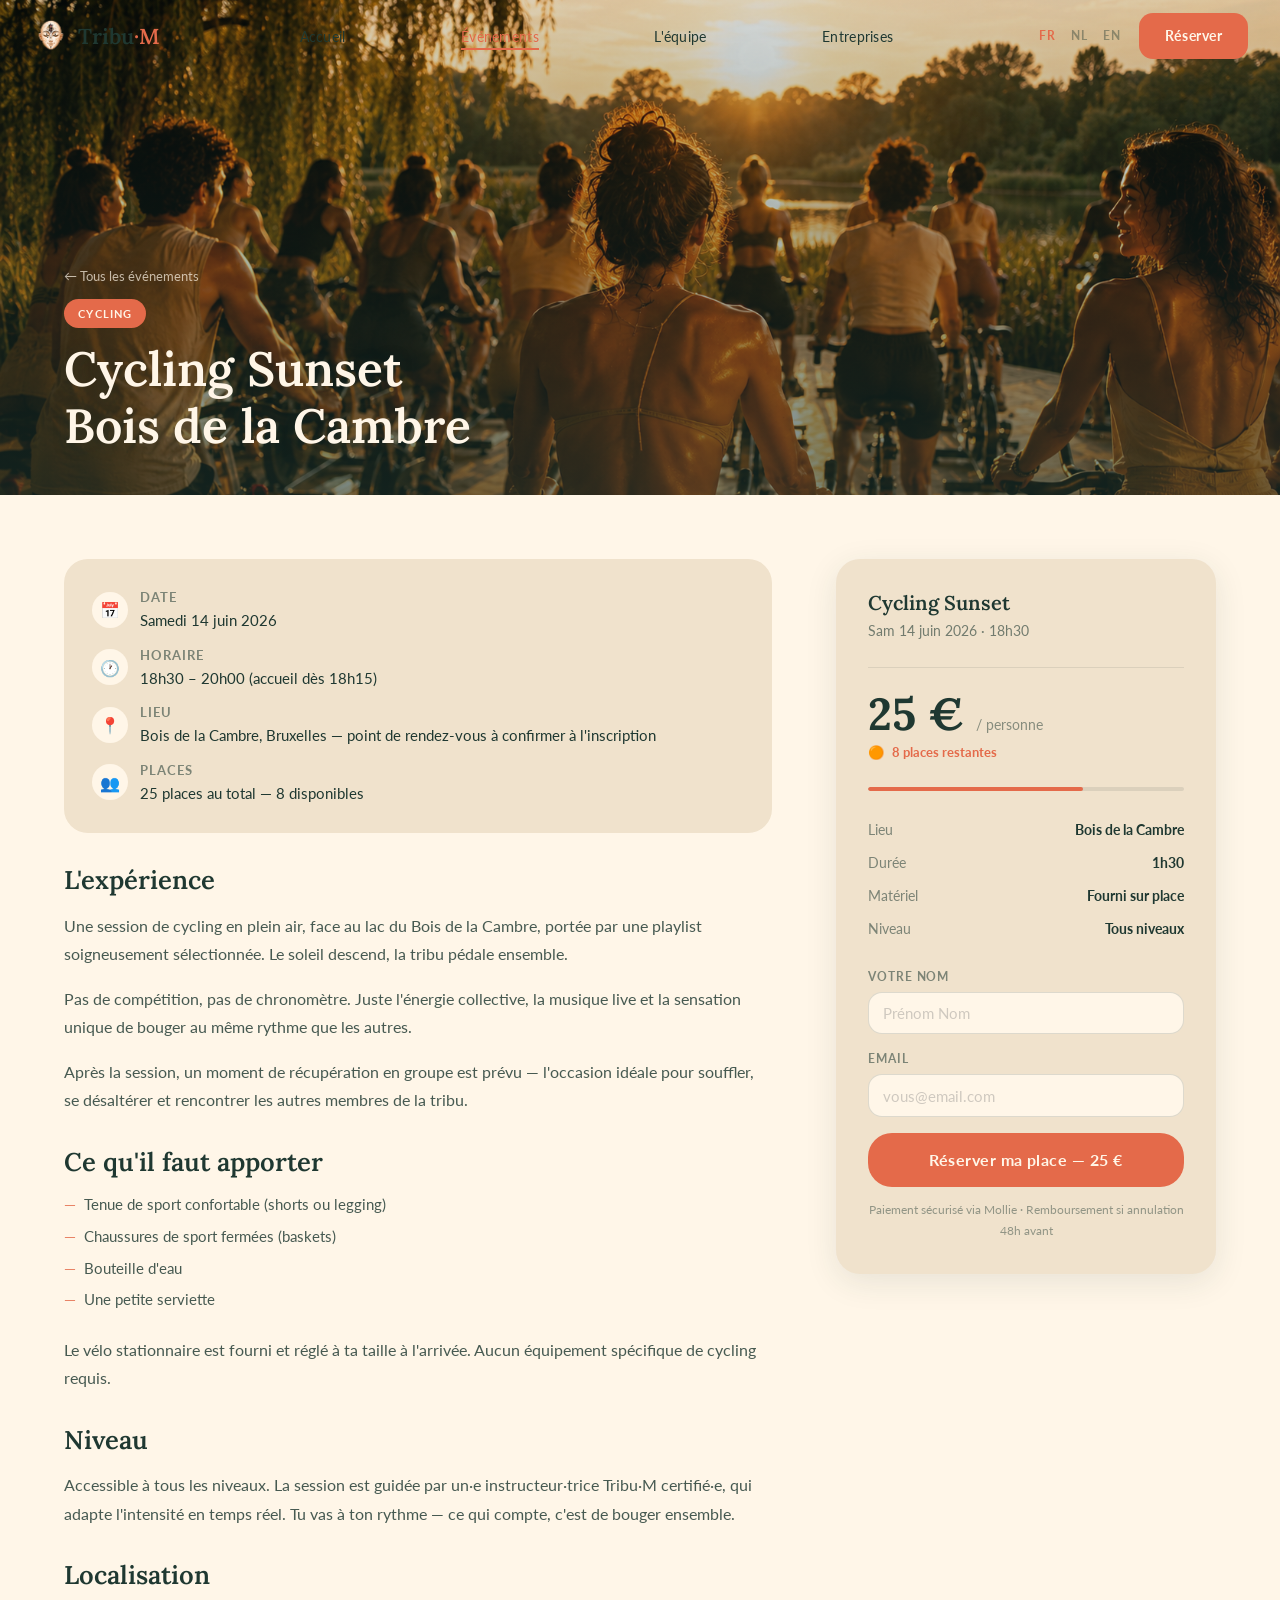
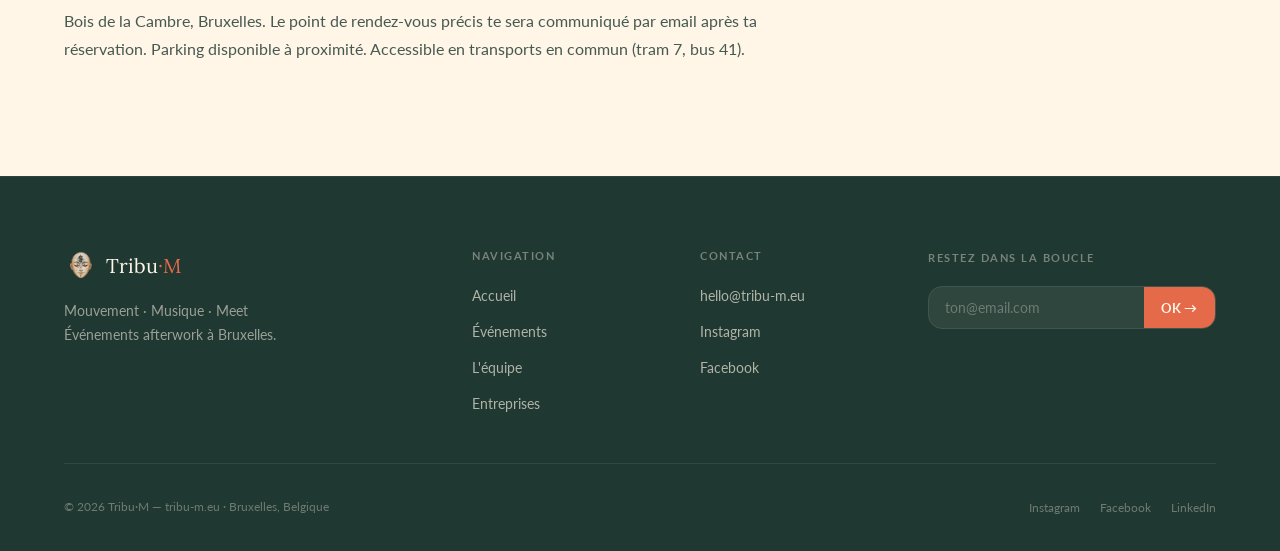
<file: event-cycling-bois-cambre.html>
<!DOCTYPE html>
<html lang="fr">
<head>
  <meta charset="UTF-8">
  <meta name="viewport" content="width=device-width, initial-scale=1.0">
  <meta name="description" content="Cycling Sunset au Bois de la Cambre — Tribu·M Bruxelles. Réservez votre place pour cet événement afterwork en plein air.">
  <title>Cycling Sunset — Bois de la Cambre · Tribu·M</title>
  <link rel="stylesheet" href="style.css">
  <style>
    .event-detail-hero {
      height: 55vh;
      min-height: 380px;
      position: relative;
      background-image: url('assets/cycling-bg.png');
      background-size: cover;
      background-position: center 35%;
    }
    .event-detail-hero::after {
      content: '';
      position: absolute;
      inset: 0;
      background: linear-gradient(to bottom, rgba(31,56,49,.15) 0%, rgba(31,56,49,.6) 100%);
    }
    .event-hero-content {
      position: absolute;
      bottom: 2.5rem;
      left: 50%;
      transform: translateX(-50%);
      z-index: 1;
      width: 100%;
      max-width: 1200px;
      padding: 0 1.5rem;
    }
    .event-hero-content .event-tag-hero {
      display: inline-block;
      background: var(--terra);
      color: var(--creme);
      font-size: 0.68rem;
      font-weight: 700;
      letter-spacing: 0.1em;
      text-transform: uppercase;
      padding: 0.35rem 0.9rem;
      border-radius: 100px;
      margin-bottom: 0.75rem;
    }
    .event-hero-content h1 {
      color: var(--creme);
      font-size: clamp(2rem, 5vw, 3rem);
      text-shadow: 0 2px 16px rgba(31,56,49,.3);
    }

    /* MAIN LAYOUT */
    .event-detail-main {
      background: var(--creme);
      padding: 4rem 0 6rem;
    }
    .event-detail-grid {
      display: grid;
      grid-template-columns: 1fr 380px;
      gap: 4rem;
      align-items: start;
    }

    /* LEFT — INFO */
    .event-info h2 { font-size: 1.6rem; margin-bottom: 1rem; margin-top: 2rem; }
    .event-info h2:first-child { margin-top: 0; }
    .event-info p { margin-bottom: 1rem; }
    .event-info ul {
      display: flex;
      flex-direction: column;
      gap: 0.5rem;
      margin-bottom: 1.5rem;
    }
    .event-info li {
      font-size: 0.92rem;
      opacity: 0.82;
      display: flex;
      align-items: flex-start;
      gap: 0.5rem;
    }
    .event-info li::before {
      content: '—';
      color: var(--terra);
      font-weight: 700;
      flex-shrink: 0;
    }

    .info-block {
      display: flex;
      flex-direction: column;
      gap: 0.75rem;
      background: var(--sable);
      border-radius: var(--radius-lg);
      padding: 1.75rem;
      margin-bottom: 2rem;
    }
    .info-row {
      display: flex;
      align-items: center;
      gap: 0.75rem;
      font-size: 0.92rem;
    }
    .info-row .info-icon {
      width: 36px; height: 36px;
      background: var(--creme);
      border-radius: 50%;
      display: flex;
      align-items: center;
      justify-content: center;
      font-size: 1rem;
      flex-shrink: 0;
    }
    .info-row strong { font-weight: 700; display: block; font-size: 0.82rem; opacity: 0.55; text-transform: uppercase; letter-spacing: 0.08em; }
    .info-row span   { font-size: 0.95rem; }

    /* RIGHT — BOOKING PANEL */
    .booking-panel {
      position: sticky;
      top: 90px;
      background: var(--sable);
      border-radius: var(--radius-lg);
      padding: 2rem;
      box-shadow: 0 8px 32px rgba(31,56,49,.1);
    }
    .booking-panel-header {
      border-bottom: 1px solid rgba(31,56,49,.1);
      padding-bottom: 1.5rem;
      margin-bottom: 1.5rem;
    }
    .booking-panel-header h3 { font-size: 1.25rem; margin-bottom: 0.25rem; }
    .booking-panel-header .panel-date { font-size: 0.85rem; opacity: 0.6; }

    .booking-price {
      font-family: var(--f-title);
      font-size: 2.8rem;
      font-weight: 700;
      color: var(--foret);
      line-height: 1;
      margin-bottom: 0.3rem;
    }
    .booking-price span { font-family: var(--f-body); font-size: 0.88rem; font-weight: 400; opacity: 0.5; }

    .spots-indicator {
      display: flex;
      align-items: center;
      gap: 0.5rem;
      font-size: 0.82rem;
      font-weight: 700;
      color: var(--terra);
      margin-bottom: 1.5rem;
    }
    .spots-bar {
      height: 4px;
      background: rgba(31,56,49,.1);
      border-radius: 2px;
      margin-bottom: 1.75rem;
      overflow: hidden;
    }
    .spots-bar-fill {
      height: 100%;
      background: var(--terra);
      border-radius: 2px;
      transition: width 0.5s ease;
    }

    .booking-details {
      display: flex;
      flex-direction: column;
      gap: 0.65rem;
      margin-bottom: 1.75rem;
    }
    .booking-detail-row {
      display: flex;
      justify-content: space-between;
      align-items: center;
      font-size: 0.88rem;
    }
    .booking-detail-row .label { opacity: 0.55; }
    .booking-detail-row .value { font-weight: 700; }

    .booking-cta {
      display: block;
      background: var(--terra);
      color: var(--creme);
      text-align: center;
      padding: 1.1rem;
      border-radius: var(--radius-lg);
      font-family: var(--f-body);
      font-size: 1rem;
      font-weight: 700;
      letter-spacing: 0.03em;
      transition: background var(--ease), transform var(--ease);
      margin-bottom: 0.75rem;
      width: 100%;
      border: none;
      cursor: pointer;
    }
    .booking-cta:hover:not(:disabled) { background: var(--miel); color: var(--foret); transform: translateY(-2px); }
    .booking-cta:disabled { opacity: 0.6; cursor: not-allowed; transform: none; }
    .booking-note { font-size: 0.75rem; text-align: center; opacity: 0.45; }

    /* Champs du formulaire de réservation */
    .book-field { margin-bottom: 1rem; }
    .book-field label {
      display: block;
      font-size: 0.72rem;
      font-weight: 700;
      letter-spacing: 0.08em;
      text-transform: uppercase;
      opacity: 0.55;
      margin-bottom: 0.35rem;
    }
    .book-field input {
      width: 100%;
      background: var(--creme);
      border: 1.5px solid rgba(31,56,49,.15);
      border-radius: var(--radius);
      padding: 0.7rem 0.9rem;
      font-family: var(--f-body);
      font-size: 0.92rem;
      color: var(--foret);
      outline: none;
      transition: border-color var(--ease);
      box-sizing: border-box;
    }
    .book-field input:focus { border-color: var(--terra); }
    .book-field input::placeholder { opacity: 0.35; }
    .book-error {
      font-size: 0.8rem;
      color: var(--terra);
      margin-bottom: 0.75rem;
      text-align: center;
    }

    @media (max-width: 900px) {
      .event-detail-grid { grid-template-columns: 1fr; }
      .booking-panel { position: static; margin-top: 2rem; }
    }
  </style>
</head>
<body>

  <!-- ======== NAVIGATION ======== -->
  <nav class="navbar" id="navbar">
    <div class="nav-inner">
      <a href="index.html" class="nav-logo">
        <img src="assets/masque-v2.png" alt="Tribu·M" class="nav-masque">
        <span class="nav-brand">Tribu<span class="nav-m">·M</span></span>
      </a>
      <ul class="nav-links">
        <li><a href="index.html">Accueil</a></li>
        <li><a href="evenements.html" class="active">Événements</a></li>
        <li><a href="team.html">L'équipe</a></li>
        <li><a href="entreprises.html">Entreprises</a></li>
      </ul>
      <div class="nav-right">
        <div class="lang-selector">
          <button class="lang-btn active">FR</button>
          <button class="lang-btn">NL</button>
          <button class="lang-btn">EN</button>
        </div>
        <a href="#booking" class="btn-primary">Réserver</a>
        <button class="hamburger" id="hamburger" aria-label="Ouvrir le menu" aria-expanded="false">
          <span></span><span></span><span></span>
        </button>
      </div>
    </div>
    <div class="mobile-menu" id="mobile-menu" aria-hidden="true">
      <ul>
        <li><a href="index.html">Accueil</a></li>
        <li><a href="evenements.html">Événements</a></li>
        <li><a href="team.html">L'équipe</a></li>
        <li><a href="entreprises.html">Entreprises</a></li>
      </ul>
      <div class="lang-selector mobile">
        <button class="lang-btn active">FR</button>
        <button class="lang-btn">NL</button>
        <button class="lang-btn">EN</button>
      </div>
    </div>
  </nav>

  <!-- ======== HERO ======== -->
  <div class="event-detail-hero">
    <div class="event-hero-content">
      <a href="evenements.html" style="color:rgba(255,246,232,.7);font-size:.82rem;display:inline-flex;align-items:center;gap:.4rem;margin-bottom:.75rem;transition:color .3s">
        ← Tous les événements
      </a>
      <br>
      <span class="event-tag-hero">Cycling</span>
      <h1>Cycling Sunset<br>Bois de la Cambre</h1>
    </div>
  </div>

  <!-- ======== MAIN CONTENT ======== -->
  <div class="event-detail-main">
    <div class="container">
      <div class="event-detail-grid">

        <!-- LEFT: INFO -->
        <div class="event-info">

          <div class="info-block">
            <div class="info-row">
              <div class="info-icon">📅</div>
              <div><strong>Date</strong><span>Samedi 14 juin 2026</span></div>
            </div>
            <div class="info-row">
              <div class="info-icon">🕐</div>
              <div><strong>Horaire</strong><span>18h30 – 20h00 (accueil dès 18h15)</span></div>
            </div>
            <div class="info-row">
              <div class="info-icon">📍</div>
              <div><strong>Lieu</strong><span>Bois de la Cambre, Bruxelles — point de rendez-vous à confirmer à l'inscription</span></div>
            </div>
            <div class="info-row">
              <div class="info-icon">👥</div>
              <div><strong>Places</strong><span>25 places au total — 8 disponibles</span></div>
            </div>
          </div>

          <h2>L'expérience</h2>
          <p>Une session de cycling en plein air, face au lac du Bois de la Cambre, portée par une playlist soigneusement sélectionnée. Le soleil descend, la tribu pédale ensemble.</p>
          <p>Pas de compétition, pas de chronomètre. Juste l'énergie collective, la musique live et la sensation unique de bouger au même rythme que les autres.</p>
          <p>Après la session, un moment de récupération en groupe est prévu — l'occasion idéale pour souffler, se désaltérer et rencontrer les autres membres de la tribu.</p>

          <h2>Ce qu'il faut apporter</h2>
          <ul>
            <li>Tenue de sport confortable (shorts ou legging)</li>
            <li>Chaussures de sport fermées (baskets)</li>
            <li>Bouteille d'eau</li>
            <li>Une petite serviette</li>
          </ul>
          <p>Le vélo stationnaire est fourni et réglé à ta taille à l'arrivée. Aucun équipement spécifique de cycling requis.</p>

          <h2>Niveau</h2>
          <p>Accessible à tous les niveaux. La session est guidée par un·e instructeur·trice Tribu·M certifié·e, qui adapte l'intensité en temps réel. Tu vas à ton rythme — ce qui compte, c'est de bouger ensemble.</p>

          <h2>Localisation</h2>
          <p>Bois de la Cambre, Bruxelles. Le point de rendez-vous précis te sera communiqué par email après ta réservation. Parking disponible à proximité. Accessible en transports en commun (tram 7, bus 41).</p>

        </div>

        <!-- RIGHT: BOOKING PANEL -->
        <div class="booking-panel" id="booking">
          <div class="booking-panel-header">
            <h3>Cycling Sunset</h3>
            <p class="panel-date">Sam 14 juin 2026 · 18h30</p>
          </div>

          <div class="booking-price">25 € <span>/ personne</span></div>

          <div class="spots-indicator">
            <span>🟠</span> 8 places restantes
          </div>
          <div class="spots-bar">
            <div class="spots-bar-fill" style="width: 68%"></div>
          </div>

          <div class="booking-details">
            <div class="booking-detail-row">
              <span class="label">Lieu</span>
              <span class="value">Bois de la Cambre</span>
            </div>
            <div class="booking-detail-row">
              <span class="label">Durée</span>
              <span class="value">1h30</span>
            </div>
            <div class="booking-detail-row">
              <span class="label">Matériel</span>
              <span class="value">Fourni sur place</span>
            </div>
            <div class="booking-detail-row">
              <span class="label">Niveau</span>
              <span class="value">Tous niveaux</span>
            </div>
          </div>

          <!-- Formulaire de réservation → Mollie via Netlify Function -->
          <form id="booking-form" novalidate>
            <div class="book-field">
              <label for="book-name">Votre nom</label>
              <input type="text" id="book-name" name="name" placeholder="Prénom Nom" required autocomplete="name">
            </div>
            <div class="book-field">
              <label for="book-email">Email</label>
              <input type="email" id="book-email" name="email" placeholder="vous@email.com" required autocomplete="email">
            </div>
            <div id="book-error" class="book-error" style="display:none"></div>
            <button type="submit" class="booking-cta" id="book-submit">
              Réserver ma place — 25 €
            </button>
          </form>
          <p class="booking-note">Paiement sécurisé via Mollie · Remboursement si annulation 48h avant</p>
        </div>

      </div>
    </div>
  </div>

  <!-- ======== FOOTER ======== -->
  <footer class="footer">
    <div class="container">
      <div class="footer-grid">
        <div class="footer-brand">
          <div class="footer-logo">
            <img src="assets/masque-v2.png" alt="Tribu·M" class="footer-masque">
            <span class="footer-name">Tribu<span>·M</span></span>
          </div>
          <p>Mouvement · Musique · Meet<br>Événements afterwork à Bruxelles.</p>
        </div>
        <div class="footer-col">
          <h4>Navigation</h4>
          <ul>
            <li><a href="index.html">Accueil</a></li>
            <li><a href="evenements.html">Événements</a></li>
            <li><a href="team.html">L'équipe</a></li>
            <li><a href="entreprises.html">Entreprises</a></li>
          </ul>
        </div>
        <div class="footer-col">
          <h4>Contact</h4>
          <ul>
            <li><a href="mailto:hello@tribu-m.eu">hello@tribu-m.eu</a></li>
            <li><a href="#">Instagram</a></li>
            <li><a href="#">Facebook</a></li>
          </ul>
        </div>
        <div class="footer-newsletter">
          <label for="nl-email-ev-detail">Restez dans la boucle</label>
          <form class="newsletter-form" onsubmit="handleNL(event)">
            <input type="email" id="nl-email-ev-detail" placeholder="ton@email.com" required>
            <button type="submit">OK →</button>
          </form>
        </div>
      </div>
      <div class="footer-bottom">
        <p>© 2026 Tribu·M — tribu-m.eu · Bruxelles, Belgique</p>
        <div class="footer-social">
          <a href="#">Instagram</a><a href="#">Facebook</a><a href="#">LinkedIn</a>
        </div>
      </div>
    </div>
  </footer>

  <script>
    const navbar = document.getElementById('navbar');
    window.addEventListener('scroll', () => { navbar.classList.toggle('scrolled', window.scrollY > 60); }, { passive: true });
    const hamburger = document.getElementById('hamburger');
    const mobileMenu = document.getElementById('mobile-menu');
    hamburger.addEventListener('click', () => {
      const isOpen = hamburger.classList.toggle('open');
      mobileMenu.classList.toggle('open', isOpen);
      hamburger.setAttribute('aria-expanded', isOpen);
    });
    document.querySelectorAll('.lang-selector').forEach(sel => {
      sel.querySelectorAll('.lang-btn').forEach(btn => {
        btn.addEventListener('click', () => {
          sel.querySelectorAll('.lang-btn').forEach(b => b.classList.remove('active'));
          btn.classList.add('active');
        });
      });
    });
    function handleNL(e) {
      e.preventDefault();
      const btn = e.target.querySelector('button');
      btn.textContent = '✓'; btn.style.background = 'var(--miel)'; btn.style.color = 'var(--foret)';
      setTimeout(() => { btn.textContent = 'OK →'; btn.style.background = ''; btn.style.color = ''; }, 3000);
    }

    // ── Réservation Mollie ──────────────────────────────────────────────────
    document.getElementById('booking-form').addEventListener('submit', async (e) => {
      e.preventDefault();

      const nameInput  = document.getElementById('book-name');
      const emailInput = document.getElementById('book-email');
      const submitBtn  = document.getElementById('book-submit');
      const errorDiv   = document.getElementById('book-error');

      // Validation simple
      if (!nameInput.value.trim() || !emailInput.value.trim()) {
        errorDiv.textContent = 'Merci de renseigner ton nom et ton email.';
        errorDiv.style.display = 'block';
        return;
      }

      errorDiv.style.display = 'none';
      submitBtn.textContent = 'Chargement…';
      submitBtn.disabled = true;

      try {
        // Sur localhost le serveur Python ne route pas les fonctions Netlify
        if (location.hostname === 'localhost' || location.hostname === '127.0.0.1') {
          throw new Error('Les réservations fonctionnent uniquement sur le site déployé (Netlify). Pour tester en local, utilise <code>netlify dev</code>.');
        }

        const res = await fetch('/.netlify/functions/create-payment', {
          method: 'POST',
          headers: { 'Content-Type': 'application/json' },
          body: JSON.stringify({
            name:       nameInput.value.trim(),
            email:      emailInput.value.trim(),
            eventId:    'cycling-cambre-0614',
            eventTitle: 'Cycling Sunset — Bois de la Cambre',
            eventDate:  'Samedi 14 juin 2026',
            price:      25,
          }),
        });

        // Vérifier que la réponse est bien du JSON (pas une page d'erreur HTML)
        const contentType = res.headers.get('content-type') || '';
        if (!contentType.includes('application/json')) {
          throw new Error(`Erreur serveur (${res.status}). Vérifie que le site est bien déployé sur Netlify avec les variables d'environnement configurées.`);
        }

        const data = await res.json();

        if (!data.checkoutUrl) {
          throw new Error(data.error || 'Erreur inconnue');
        }

        // Stocker le payment ID pour la page de retour
        localStorage.setItem('tribu_payment_id', data.paymentId);

        // Rediriger vers le checkout Mollie
        window.location.href = data.checkoutUrl;

      } catch (err) {
        submitBtn.textContent = 'Réserver ma place — 25 €';
        submitBtn.disabled = false;
        errorDiv.textContent = err.message || 'Une erreur est survenue. Réessaie ou écris-nous.';
        errorDiv.style.display = 'block';
      }
    });
  </script>
</body>
</html>
</file>
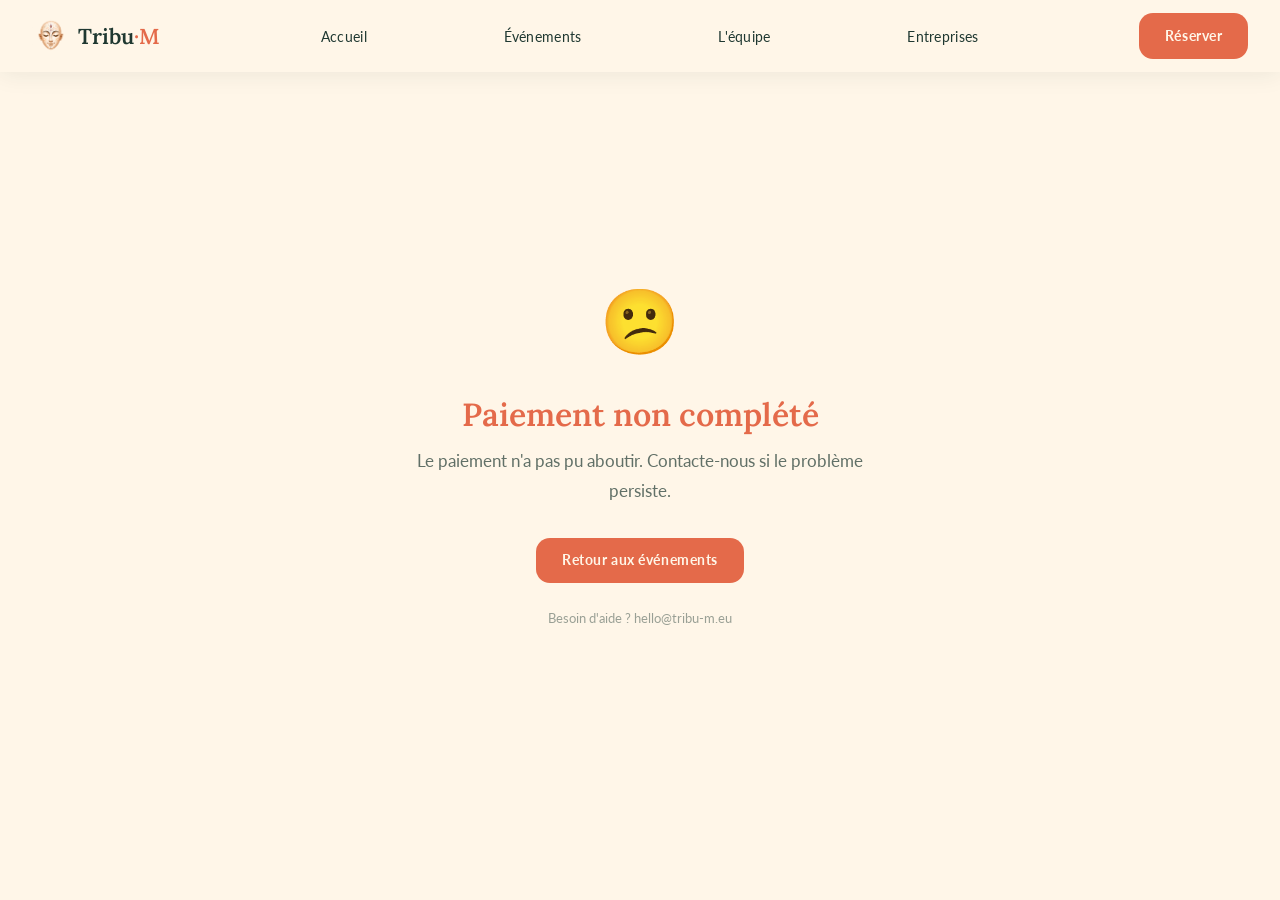
<file: payment-return.html>
<!DOCTYPE html>
<html lang="fr">
<head>
  <meta charset="UTF-8">
  <meta name="viewport" content="width=device-width, initial-scale=1.0">
  <title>Confirmation de réservation — Tribu·M</title>
  <link rel="stylesheet" href="style.css">
  <style>
    .return-hero {
      min-height: 100vh;
      display: flex;
      align-items: center;
      background: var(--creme);
    }
    .return-box {
      max-width: 520px;
      margin: 0 auto;
      text-align: center;
      padding: 3rem 2rem;
    }
    .return-icon {
      font-size: 4rem;
      margin-bottom: 1.5rem;
      display: block;
      animation: popIn 0.5s ease;
    }
    @keyframes popIn {
      from { transform: scale(0.5); opacity: 0; }
      to   { transform: scale(1);   opacity: 1; }
    }
    .return-box h1 { font-size: 2rem; margin-bottom: 0.75rem; }
    .return-box .subtitle { font-size: 1.05rem; opacity: 0.7; margin-bottom: 2rem; }

    .return-details {
      background: var(--sable);
      border-radius: var(--radius-lg);
      padding: 1.5rem 2rem;
      text-align: left;
      margin-bottom: 2.5rem;
    }
    .return-details h3 { font-size: 1rem; margin-bottom: 1rem; opacity: 0.55; text-transform: uppercase; letter-spacing: 0.08em; font-family: var(--f-body); font-weight: 700; }
    .return-row {
      display: flex;
      justify-content: space-between;
      align-items: center;
      padding: 0.5rem 0;
      border-bottom: 1px solid rgba(31,56,49,.07);
      font-size: 0.92rem;
    }
    .return-row:last-child { border-bottom: none; }
    .return-row .label { opacity: 0.55; }
    .return-row .value { font-weight: 700; }

    /* Loading state */
    .spinner {
      width: 48px; height: 48px;
      border: 4px solid rgba(31,56,49,.12);
      border-top-color: var(--terra);
      border-radius: 50%;
      animation: spin 0.9s linear infinite;
      margin: 0 auto 1.5rem;
    }
    @keyframes spin { to { transform: rotate(360deg); } }

    /* Error state */
    .return-error { color: var(--terra); }
  </style>
</head>
<body>

  <!-- ======== NAVIGATION ======== -->
  <nav class="navbar scrolled" id="navbar">
    <div class="nav-inner">
      <a href="index.html" class="nav-logo">
        <img src="assets/masque-v2.png" alt="Tribu·M" class="nav-masque">
        <span class="nav-brand">Tribu<span class="nav-m">·M</span></span>
      </a>
      <ul class="nav-links">
        <li><a href="index.html">Accueil</a></li>
        <li><a href="evenements.html">Événements</a></li>
        <li><a href="team.html">L'équipe</a></li>
        <li><a href="entreprises.html">Entreprises</a></li>
      </ul>
      <div class="nav-right">
        <a href="evenements.html" class="btn-primary">Réserver</a>
      </div>
    </div>
  </nav>

  <!-- ======== RETURN CONTENT ======== -->
  <div class="return-hero">
    <div class="container">
      <div class="return-box" id="return-box">
        <!-- Chargement par défaut -->
        <div class="spinner" id="spinner"></div>
        <p style="opacity:.55">Vérification de ton paiement…</p>
      </div>
    </div>
  </div>

  <script>
    const box = document.getElementById('return-box');

    function showSuccess(data) {
      box.innerHTML = `
        <span class="return-icon">🎉</span>
        <h1>Réservation confirmée !</h1>
        <p class="subtitle">Tu vas recevoir un email de confirmation à <strong>${data.email}</strong>.</p>
        <div class="return-details">
          <h3>Récapitulatif</h3>
          <div class="return-row">
            <span class="label">Événement</span>
            <span class="value">${data.eventTitle}</span>
          </div>
          <div class="return-row">
            <span class="label">Date</span>
            <span class="value">${data.eventDate}</span>
          </div>
          <div class="return-row">
            <span class="label">Participant</span>
            <span class="value">${data.name}</span>
          </div>
          <div class="return-row">
            <span class="label">Montant payé</span>
            <span class="value">${data.amount} €</span>
          </div>
        </div>
        <a href="evenements.html" class="btn-secondary" style="margin-right:.75rem">Voir tous les événements</a>
        <a href="index.html" class="btn-primary">Retour à l'accueil</a>
      `;
    }

    function showPending() {
      box.innerHTML = `
        <span class="return-icon">⏳</span>
        <h1>Paiement en cours…</h1>
        <p class="subtitle">On vérifie la confirmation. Ça prend quelques secondes.</p>
      `;
      // Re-vérifier dans 3s
      setTimeout(checkPayment, 3000);
    }

    function showError(status) {
      const msg = status === 'canceled'
        ? 'Tu as annulé le paiement. Tu peux réessayer quand tu veux.'
        : status === 'expired'
        ? 'Le délai de paiement a expiré. Retente ta réservation.'
        : 'Le paiement n\'a pas pu aboutir. Contacte-nous si le problème persiste.';

      box.innerHTML = `
        <span class="return-icon">😕</span>
        <h1 class="return-error">Paiement non complété</h1>
        <p class="subtitle">${msg}</p>
        <a href="evenements.html" class="btn-primary">Retour aux événements</a>
        <p style="margin-top:1.5rem;font-size:.82rem;opacity:.45">Besoin d'aide ? <a href="mailto:hello@tribu-m.eu">hello@tribu-m.eu</a></p>
      `;
    }

    let attempts = 0;

    async function checkPayment() {
      const paymentId = localStorage.getItem('tribu_payment_id');

      if (!paymentId) {
        showError('unknown');
        return;
      }

      try {
        const res = await fetch(`/.netlify/functions/check-payment?id=${paymentId}`);
        const data = await res.json();

        if (data.status === 'paid') {
          localStorage.removeItem('tribu_payment_id');
          showSuccess(data);
        } else if ((data.status === 'open' || data.status === 'pending') && attempts < 8) {
          attempts++;
          showPending();
        } else {
          showError(data.status);
        }
      } catch (err) {
        showError('error');
      }
    }

    checkPayment();
  </script>

</body>
</html>
</file>
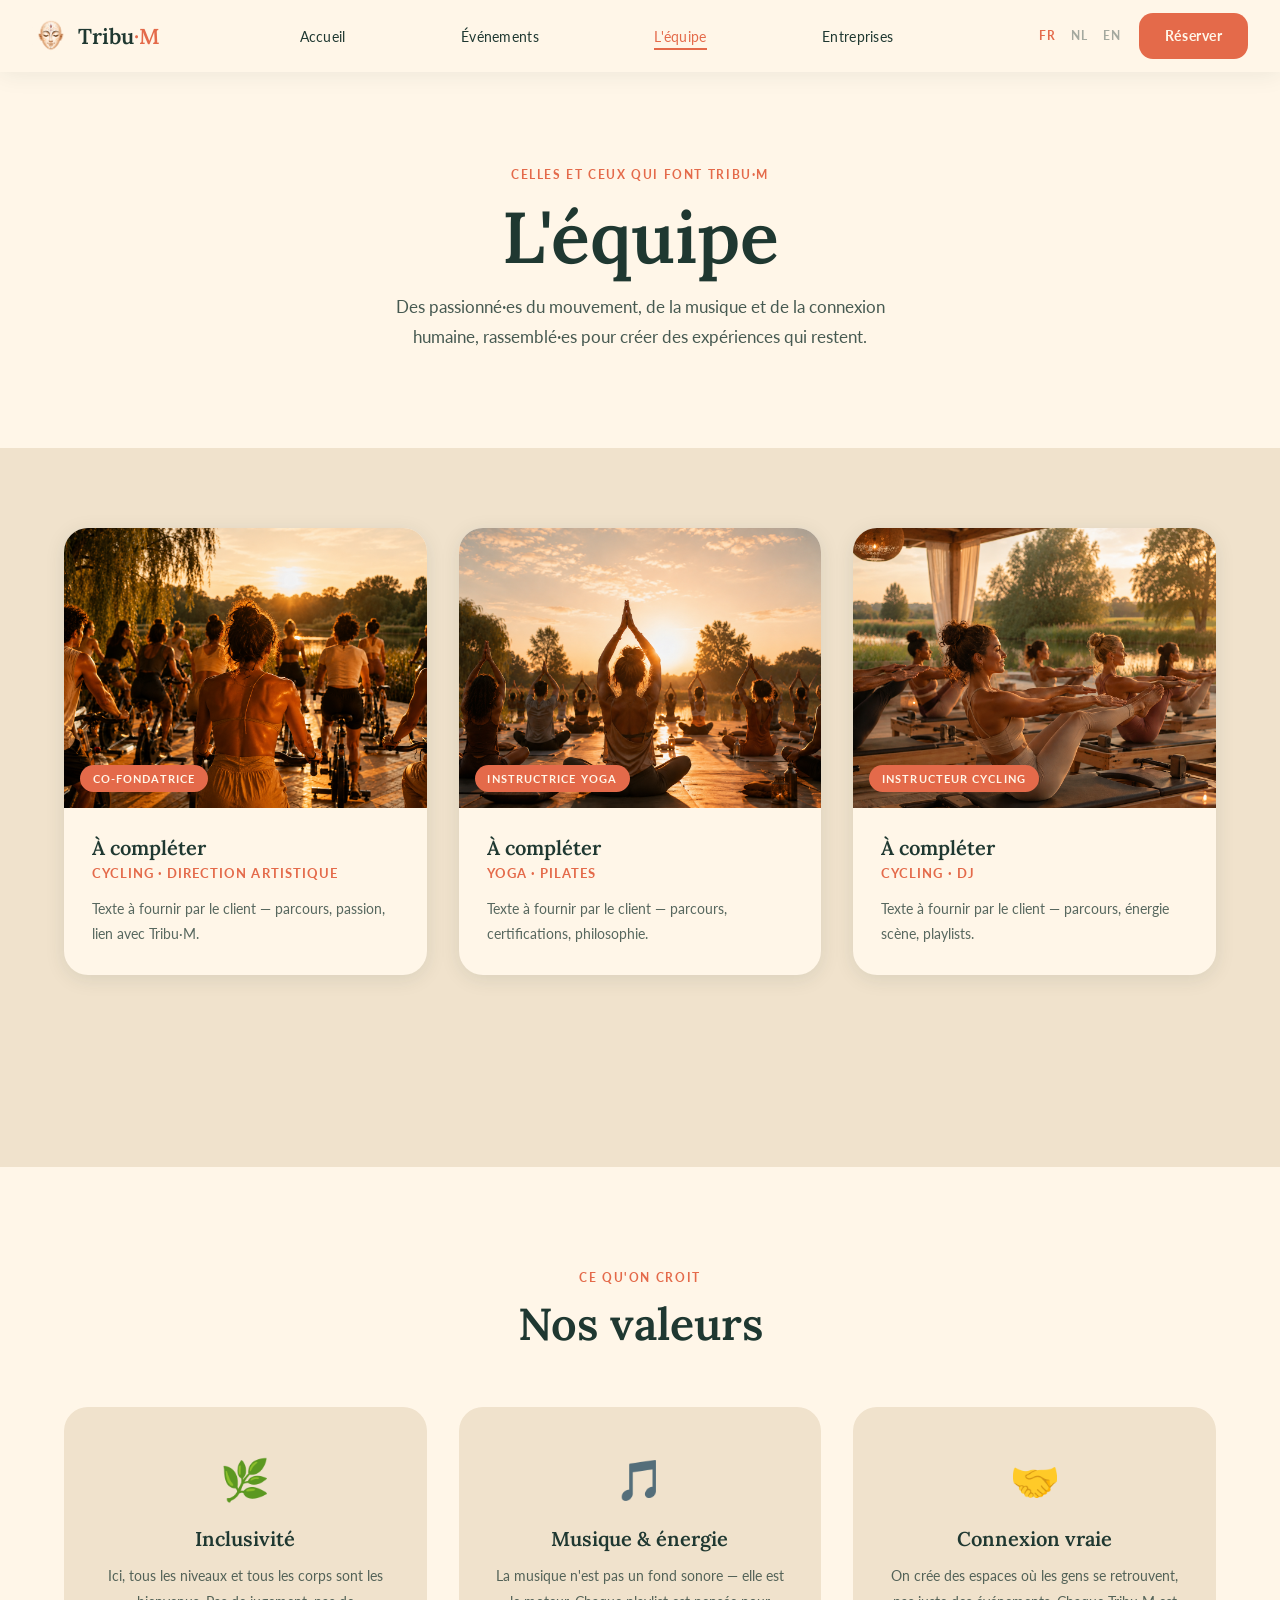
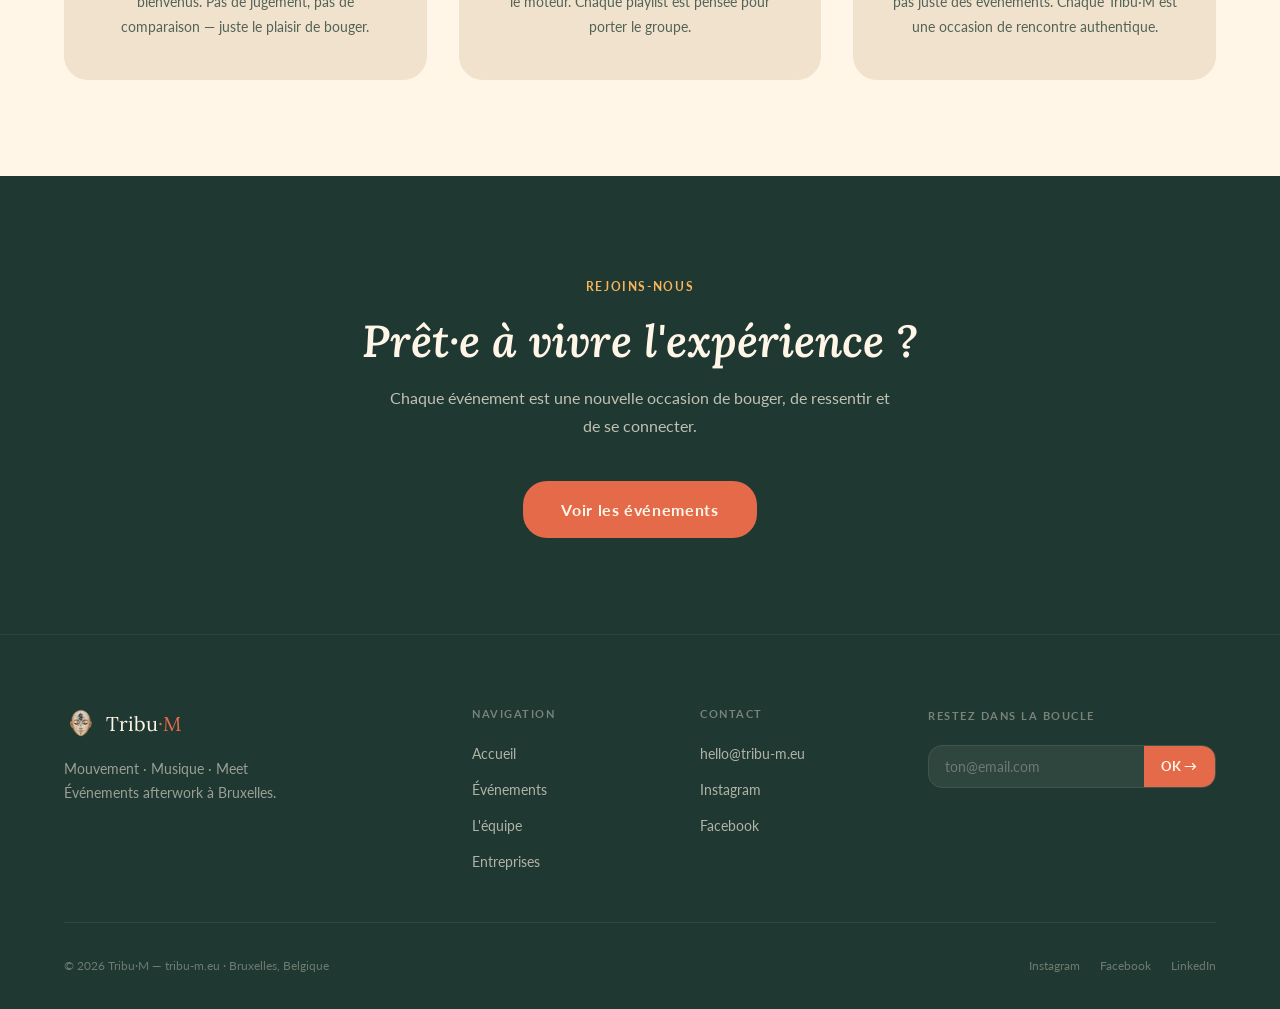
<file: team.html>
<!DOCTYPE html>
<html lang="fr">
<head>
  <meta charset="UTF-8">
  <meta name="viewport" content="width=device-width, initial-scale=1.0">
  <meta name="description" content="L'équipe Tribu·M — Les personnes qui créent les expériences mouvement, musique et connexion à Bruxelles.">
  <title>L'équipe — Tribu·M</title>
  <link rel="stylesheet" href="style.css">
  <style>
    .team-hero {
      padding: 10rem 0 6rem;
      background: var(--creme);
      text-align: center;
    }
    .team-hero h1 { margin-bottom: 0.75rem; }
    .team-hero p  { max-width: 540px; margin: 0 auto; font-size: 1.05rem; }

    .team-section { background: var(--sable); padding: 5rem 0 7rem; }

    .team-grid {
      display: grid;
      grid-template-columns: repeat(3, 1fr);
      gap: 2rem;
      margin-bottom: 5rem;
    }

    .team-card {
      background: var(--creme);
      border-radius: var(--radius-lg);
      overflow: hidden;
      box-shadow: var(--shadow);
      transition: transform var(--ease), box-shadow var(--ease);
    }
    .team-card:hover {
      transform: translateY(-4px);
      box-shadow: 0 12px 36px rgba(31,56,49,.12);
    }
    .team-card-photo {
      height: 280px;
      background-size: cover;
      background-position: center top;
      position: relative;
    }
    .team-card-photo .team-role {
      position: absolute;
      bottom: 1rem; left: 1rem;
      background: var(--terra);
      color: var(--creme);
      font-size: 0.68rem;
      font-weight: 700;
      letter-spacing: 0.1em;
      text-transform: uppercase;
      padding: 0.3rem 0.8rem;
      border-radius: 100px;
    }
    .team-card-body {
      padding: 1.75rem;
    }
    .team-card-body h3 { font-size: 1.25rem; margin-bottom: 0.2rem; }
    .team-card-body .team-specialty {
      font-size: 0.8rem;
      font-weight: 700;
      letter-spacing: 0.08em;
      text-transform: uppercase;
      color: var(--terra);
      margin-bottom: 0.75rem;
    }
    .team-card-body p { font-size: 0.9rem; opacity: 0.75; }

    /* Values section */
    .values-section {
      background: var(--creme);
      padding: 6rem 0;
    }
    .values-section .section-header { text-align: center; margin-bottom: 3.5rem; }
    .values-section .section-header h2 { margin-bottom: 0.5rem; }

    .values-grid {
      display: grid;
      grid-template-columns: repeat(3, 1fr);
      gap: 2rem;
    }
    .value-item {
      text-align: center;
      padding: 2.5rem 2rem;
      border-radius: var(--radius-lg);
      background: var(--sable);
      transition: transform var(--ease);
    }
    .value-item:hover { transform: translateY(-3px); }
    .value-icon {
      font-size: 2.5rem;
      margin-bottom: 1rem;
      display: block;
    }
    .value-item h3 { font-size: 1.25rem; margin-bottom: 0.75rem; }
    .value-item p  { font-size: 0.9rem; opacity: 0.75; }

    /* Join CTA */
    .join-section {
      background: var(--foret);
      padding: 6rem 0;
      text-align: center;
    }
    .join-section h2 { color: var(--creme); font-style: italic; margin-bottom: 1rem; margin-top: 0.5rem; }
    .join-section p  { color: rgba(255,246,232,.72); opacity:1; max-width: 500px; margin: 0 auto 2.5rem; }

    @media (max-width: 900px) {
      .team-grid   { grid-template-columns: repeat(2, 1fr); }
      .values-grid { grid-template-columns: repeat(2, 1fr); }
    }
    @media (max-width: 600px) {
      .team-grid   { grid-template-columns: 1fr; }
      .values-grid { grid-template-columns: 1fr; }
    }
  </style>
</head>
<body>

  <!-- ======== NAVIGATION ======== -->
  <nav class="navbar scrolled" id="navbar">
    <div class="nav-inner">
      <a href="index.html" class="nav-logo">
        <img src="assets/masque-v2.png" alt="Tribu·M" class="nav-masque">
        <span class="nav-brand">Tribu<span class="nav-m">·M</span></span>
      </a>
      <ul class="nav-links">
        <li><a href="index.html">Accueil</a></li>
        <li><a href="evenements.html">Événements</a></li>
        <li><a href="team.html" class="active">L'équipe</a></li>
        <li><a href="entreprises.html">Entreprises</a></li>
      </ul>
      <div class="nav-right">
        <div class="lang-selector">
          <button class="lang-btn active">FR</button>
          <button class="lang-btn">NL</button>
          <button class="lang-btn">EN</button>
        </div>
        <a href="evenements.html" class="btn-primary">Réserver</a>
        <button class="hamburger" id="hamburger" aria-label="Ouvrir le menu" aria-expanded="false">
          <span></span><span></span><span></span>
        </button>
      </div>
    </div>
    <div class="mobile-menu" id="mobile-menu" aria-hidden="true">
      <ul>
        <li><a href="index.html">Accueil</a></li>
        <li><a href="evenements.html">Événements</a></li>
        <li><a href="team.html">L'équipe</a></li>
        <li><a href="entreprises.html">Entreprises</a></li>
      </ul>
      <div class="lang-selector mobile">
        <button class="lang-btn active">FR</button>
        <button class="lang-btn">NL</button>
        <button class="lang-btn">EN</button>
      </div>
    </div>
  </nav>

  <!-- ======== HERO ======== -->
  <div class="team-hero">
    <div class="container">
      <span class="section-label">Celles et ceux qui font Tribu·M</span>
      <h1>L'équipe</h1>
      <p>Des passionné·es du mouvement, de la musique et de la connexion humaine, rassemblé·es pour créer des expériences qui restent.</p>
    </div>
  </div>

  <!-- ======== TEAM ======== -->
  <section class="team-section">
    <div class="container">
      <div class="team-grid">

        <div class="team-card">
          <div class="team-card-photo" style="background-image: url('assets/cycling-bg.png')">
            <span class="team-role">Co-fondatrice</span>
          </div>
          <div class="team-card-body">
            <h3>À compléter</h3>
            <div class="team-specialty">Cycling · Direction artistique</div>
            <p>Texte à fournir par le client — parcours, passion, lien avec Tribu·M.</p>
          </div>
        </div>

        <div class="team-card">
          <div class="team-card-photo" style="background-image: url('assets/yoga-bg.png')">
            <span class="team-role">Instructrice Yoga</span>
          </div>
          <div class="team-card-body">
            <h3>À compléter</h3>
            <div class="team-specialty">Yoga · Pilates</div>
            <p>Texte à fournir par le client — parcours, certifications, philosophie.</p>
          </div>
        </div>

        <div class="team-card">
          <div class="team-card-photo" style="background-image: url('assets/pilates-bg.png')">
            <span class="team-role">Instructeur Cycling</span>
          </div>
          <div class="team-card-body">
            <h3>À compléter</h3>
            <div class="team-specialty">Cycling · DJ</div>
            <p>Texte à fournir par le client — parcours, énergie scène, playlists.</p>
          </div>
        </div>

      </div>
    </div>
  </section>

  <!-- ======== VALEURS ======== -->
  <section class="values-section">
    <div class="container">
      <div class="section-header">
        <span class="section-label">Ce qu'on croit</span>
        <h2>Nos valeurs</h2>
      </div>
      <div class="values-grid">
        <div class="value-item">
          <span class="value-icon">🌿</span>
          <h3>Inclusivité</h3>
          <p>Ici, tous les niveaux et tous les corps sont les bienvenus. Pas de jugement, pas de comparaison — juste le plaisir de bouger.</p>
        </div>
        <div class="value-item">
          <span class="value-icon">🎵</span>
          <h3>Musique & énergie</h3>
          <p>La musique n'est pas un fond sonore — elle est le moteur. Chaque playlist est pensée pour porter le groupe.</p>
        </div>
        <div class="value-item">
          <span class="value-icon">🤝</span>
          <h3>Connexion vraie</h3>
          <p>On crée des espaces où les gens se retrouvent, pas juste des événements. Chaque Tribu·M est une occasion de rencontre authentique.</p>
        </div>
      </div>
    </div>
  </section>

  <!-- ======== JOIN CTA ======== -->
  <section class="join-section">
    <div class="container">
      <span class="section-label" style="color: var(--miel)">Rejoins-nous</span>
      <h2>Prêt·e à vivre l'expérience ?</h2>
      <p>Chaque événement est une nouvelle occasion de bouger, de ressentir et de se connecter.</p>
      <a href="evenements.html" class="btn-primary btn-lg">Voir les événements</a>
    </div>
  </section>

  <!-- ======== FOOTER ======== -->
  <footer class="footer">
    <div class="container">
      <div class="footer-grid">
        <div class="footer-brand">
          <div class="footer-logo">
            <img src="assets/masque-v2.png" alt="Tribu·M" class="footer-masque">
            <span class="footer-name">Tribu<span>·M</span></span>
          </div>
          <p>Mouvement · Musique · Meet<br>Événements afterwork à Bruxelles.</p>
        </div>
        <div class="footer-col">
          <h4>Navigation</h4>
          <ul>
            <li><a href="index.html">Accueil</a></li>
            <li><a href="evenements.html">Événements</a></li>
            <li><a href="team.html">L'équipe</a></li>
            <li><a href="entreprises.html">Entreprises</a></li>
          </ul>
        </div>
        <div class="footer-col">
          <h4>Contact</h4>
          <ul>
            <li><a href="mailto:hello@tribu-m.eu">hello@tribu-m.eu</a></li>
            <li><a href="#">Instagram</a></li>
            <li><a href="#">Facebook</a></li>
          </ul>
        </div>
        <div class="footer-newsletter">
          <label for="nl-email-team">Restez dans la boucle</label>
          <form class="newsletter-form" onsubmit="handleNL(event)">
            <input type="email" id="nl-email-team" placeholder="ton@email.com" required>
            <button type="submit">OK →</button>
          </form>
        </div>
      </div>
      <div class="footer-bottom">
        <p>© 2026 Tribu·M — tribu-m.eu · Bruxelles, Belgique</p>
        <div class="footer-social">
          <a href="#">Instagram</a><a href="#">Facebook</a><a href="#">LinkedIn</a>
        </div>
      </div>
    </div>
  </footer>

  <script>
    const hamburger = document.getElementById('hamburger');
    const mobileMenu = document.getElementById('mobile-menu');
    hamburger.addEventListener('click', () => {
      const isOpen = hamburger.classList.toggle('open');
      mobileMenu.classList.toggle('open', isOpen);
      hamburger.setAttribute('aria-expanded', isOpen);
    });
    document.querySelectorAll('.lang-selector').forEach(sel => {
      sel.querySelectorAll('.lang-btn').forEach(btn => {
        btn.addEventListener('click', () => {
          sel.querySelectorAll('.lang-btn').forEach(b => b.classList.remove('active'));
          btn.classList.add('active');
        });
      });
    });
    function handleNL(e) {
      e.preventDefault();
      const btn = e.target.querySelector('button');
      btn.textContent = '✓'; btn.style.background = 'var(--miel)'; btn.style.color = 'var(--foret)';
      setTimeout(() => { btn.textContent = 'OK →'; btn.style.background = ''; btn.style.color = ''; }, 3000);
    }
  </script>
</body>
</html>
</file>
<file: style.css>
@import url('https://fonts.googleapis.com/css2?family=Lora:ital,wght@0,400;0,500;0,600;0,700;1,400;1,600&family=Lato:wght@300;400;700&display=swap');

/* ============================================
   VARIABLES & RESET
   ============================================ */
:root {
  --creme:    #FFF6E8;
  --sable:    #F0E2CC;
  --miel:     #F7B45A;
  --abricot:  #F28C5A;
  --terra:    #E46A4A;
  --rose:     #D980D0;
  --prune:    #6D4A77;
  --foret:    #1F3831;
  --radius:    14px;
  --radius-lg: 24px;
  --ease:      0.3s ease;
  --shadow:    0 4px 20px rgba(31,56,49,.10);
  --f-title: 'Lora', serif;
  --f-body:  'Lato', sans-serif;
}

*, *::before, *::after { box-sizing: border-box; margin: 0; padding: 0; }
html { scroll-behavior: smooth; }
body {
  font-family: var(--f-body);
  background: var(--creme);
  color: var(--foret);
  line-height: 1.6;
  overflow-x: hidden;
}
img { max-width: 100%; display: block; }
a { text-decoration: none; color: inherit; }
ul { list-style: none; }

/* ============================================
   TYPOGRAPHY
   ============================================ */
h1, h2, h3, h4 { font-family: var(--f-title); font-weight: 600; line-height: 1.2; color: var(--foret); }
h1 { font-size: clamp(2.5rem, 6vw, 4.5rem); }
h2 { font-size: clamp(1.8rem, 4vw, 2.8rem); }
h3 { font-size: clamp(1.2rem, 2.5vw, 1.6rem); }
p  { font-size: 1rem; color: var(--foret); opacity: 0.82; line-height: 1.78; }

.section-label {
  display: inline-block;
  font-family: var(--f-body);
  font-size: 0.72rem;
  font-weight: 700;
  letter-spacing: 0.14em;
  text-transform: uppercase;
  color: var(--terra);
  margin-bottom: 0.6rem;
}

/* ============================================
   LAYOUT
   ============================================ */
.container { max-width: 1200px; margin: 0 auto; padding: 0 1.5rem; }
.section   { padding: 6rem 0; }

/* ============================================
   BUTTONS
   ============================================ */
.btn-primary {
  display: inline-block;
  background: var(--terra);
  color: var(--creme);
  font-family: var(--f-body);
  font-weight: 700;
  font-size: 0.88rem;
  letter-spacing: 0.04em;
  padding: 0.72rem 1.6rem;
  border-radius: var(--radius);
  border: none;
  cursor: pointer;
  transition: background var(--ease), transform var(--ease), box-shadow var(--ease);
  white-space: nowrap;
}
.btn-primary:hover {
  background: var(--miel);
  color: var(--foret);
  transform: translateY(-2px);
  box-shadow: 0 6px 20px rgba(228,106,74,.3);
}
.btn-primary.btn-lg {
  padding: 1rem 2.4rem;
  font-size: 1rem;
  border-radius: var(--radius-lg);
}

.btn-secondary {
  display: inline-block;
  background: transparent;
  color: var(--terra);
  font-family: var(--f-body);
  font-weight: 700;
  font-size: 0.88rem;
  letter-spacing: 0.04em;
  padding: 0.72rem 1.6rem;
  border-radius: var(--radius);
  border: 2px solid var(--terra);
  cursor: pointer;
  transition: all var(--ease);
}
.btn-secondary:hover {
  background: var(--terra);
  color: var(--creme);
  transform: translateY(-2px);
}

.btn-premium {
  display: inline-block;
  background: var(--foret);
  color: var(--creme);
  font-family: var(--f-body);
  font-weight: 700;
  font-size: 0.88rem;
  letter-spacing: 0.04em;
  padding: 0.875rem 2rem;
  border-radius: var(--radius);
  border: none;
  cursor: pointer;
  transition: all var(--ease);
}
.btn-premium:hover {
  background: var(--miel);
  color: var(--foret);
  transform: translateY(-2px);
}

/* ============================================
   NAVBAR
   ============================================ */
.navbar {
  position: fixed;
  top: 0; left: 0; right: 0;
  z-index: 1000;
  transition: background var(--ease), box-shadow var(--ease);
}
.navbar.scrolled {
  background: rgba(255,246,232,0.94);
  backdrop-filter: blur(14px);
  -webkit-backdrop-filter: blur(14px);
  box-shadow: 0 2px 24px rgba(31,56,49,.08);
}

.nav-inner {
  display: flex;
  align-items: center;
  height: 72px;
  padding: 0 2rem;
  max-width: 1400px;
  margin: 0 auto;
}

.nav-logo {
  display: flex;
  align-items: center;
  gap: 0.5rem;
  flex-shrink: 0;
}
.nav-masque { height: 38px; width: auto; }
.nav-brand {
  font-family: var(--f-title);
  font-size: 1.35rem;
  font-weight: 600;
  color: var(--foret);
  white-space: nowrap;
}
.nav-brand .nav-m { color: var(--terra); }

.nav-links {
  flex: 1;
  display: flex;
  justify-content: space-evenly;
  align-items: center;
  padding: 0 1.5rem;
}
.nav-links a {
  font-family: var(--f-body);
  font-size: 0.88rem;
  font-weight: 400;
  color: var(--foret);
  letter-spacing: 0.02em;
  position: relative;
  padding-bottom: 3px;
  transition: color var(--ease);
}
.nav-links a::after {
  content: '';
  position: absolute;
  bottom: -2px; left: 0;
  width: 0; height: 2px;
  background: var(--terra);
  transition: width var(--ease);
}
.nav-links a:hover,
.nav-links a.active { color: var(--terra); }
.nav-links a:hover::after,
.nav-links a.active::after { width: 100%; }

.nav-right {
  display: flex;
  align-items: center;
  gap: 0.75rem;
  flex-shrink: 0;
}

.lang-selector { display: flex; gap: 0.1rem; }
.lang-btn {
  background: none;
  border: none;
  font-family: var(--f-body);
  font-size: 0.72rem;
  font-weight: 700;
  letter-spacing: 0.1em;
  color: var(--foret);
  opacity: 0.4;
  cursor: pointer;
  padding: 0.25rem 0.4rem;
  transition: opacity var(--ease), color var(--ease);
}
.lang-btn.active,
.lang-btn:hover { opacity: 1; color: var(--terra); }

/* Hamburger */
.hamburger {
  display: none;
  flex-direction: column;
  justify-content: center;
  gap: 5px;
  background: none;
  border: none;
  cursor: pointer;
  padding: 4px;
  width: 30px;
  height: 30px;
}
.hamburger span {
  display: block;
  height: 2px;
  background: var(--foret);
  border-radius: 2px;
  transition: all var(--ease);
}
.hamburger.open span:nth-child(1) { transform: translateY(7px) rotate(45deg); }
.hamburger.open span:nth-child(2) { opacity: 0; transform: scaleX(0); }
.hamburger.open span:nth-child(3) { transform: translateY(-7px) rotate(-45deg); }

/* Mobile menu */
.mobile-menu {
  display: none;
  flex-direction: column;
  gap: 1.5rem;
  background: var(--creme);
  padding: 1.5rem 2rem 2.5rem;
  border-top: 1px solid rgba(31,56,49,.08);
  box-shadow: 0 12px 32px rgba(31,56,49,.08);
}
.mobile-menu.open { display: flex; }
.mobile-menu ul { display: flex; flex-direction: column; gap: 1.1rem; }
.mobile-menu a {
  font-family: var(--f-body);
  font-size: 1.05rem;
  color: var(--foret);
  transition: color var(--ease);
}
.mobile-menu a:hover { color: var(--terra); }
.lang-selector.mobile { justify-content: flex-start; margin-top: 0.5rem; }
.mobile-cta { align-self: flex-start; }

/* ============================================
   HERO
   ============================================ */
.hero {
  position: relative;
  min-height: 100vh;
  display: flex;
  align-items: center;
  justify-content: center;
  background-image: url('assets/cycling-bg.png');
  background-size: cover;
  background-position: center 30%;
  overflow: hidden;
}
.hero-overlay {
  position: absolute;
  inset: 0;
  background: linear-gradient(
    to bottom,
    rgba(31,56,49,0.1)  0%,
    rgba(31,56,49,0.28) 35%,
    rgba(228,106,74,0.18) 65%,
    rgba(31,56,49,0.60) 100%
  );
}
.hero-content {
  position: relative;
  z-index: 1;
  text-align: center;
  padding: 0 1.5rem;
  max-width: 720px;
}
.hero-masque {
  height: 88px;
  width: auto;
  margin: 0 auto 1.75rem;
  filter: drop-shadow(0 4px 20px rgba(0,0,0,0.3));
}
.hero-content h1 {
  color: var(--creme);
  text-shadow: 0 2px 20px rgba(31,56,49,0.4);
  margin-bottom: 1.1rem;
}
.hero-content > p {
  color: rgba(255,246,232,0.92);
  font-size: 1.15rem;
  font-weight: 300;
  opacity: 1;
  margin-bottom: 2.25rem;
  text-shadow: 0 1px 8px rgba(31,56,49,0.3);
}
.hero-scroll {
  position: absolute;
  bottom: 2.5rem;
  left: 50%;
  transform: translateX(-50%);
  display: flex;
  flex-direction: column;
  align-items: center;
  gap: 0.4rem;
  color: rgba(255,246,232,0.6);
  font-size: 0.7rem;
  font-family: var(--f-body);
  letter-spacing: 0.12em;
  text-transform: uppercase;
}
.hero-scroll::after {
  content: '';
  display: block;
  width: 1px;
  height: 40px;
  background: linear-gradient(to bottom, rgba(255,246,232,0.5), transparent);
  animation: scrollLine 1.8s ease-in-out infinite;
}
@keyframes scrollLine {
  0%   { transform: scaleY(0); transform-origin: top; }
  50%  { transform: scaleY(1); transform-origin: top; }
  51%  { transform: scaleY(1); transform-origin: bottom; }
  100% { transform: scaleY(0); transform-origin: bottom; }
}

/* ============================================
   CONCEPT
   ============================================ */
.concept { background: var(--creme); }
.concept-grid {
  display: grid;
  grid-template-columns: 1fr 1fr;
  gap: 5rem;
  align-items: center;
}
.concept-text h2 {
  font-style: italic;
  margin-bottom: 1.25rem;
  margin-top: 0.5rem;
}
.concept-text p { margin-bottom: 1rem; }
.concept-text .btn-secondary { margin-top: 1.5rem; }

.concept-pillars { display: flex; flex-direction: column; gap: 1.25rem; }
.pillar {
  background: var(--sable);
  border-radius: var(--radius-lg);
  padding: 1.5rem 1.75rem;
  border-left: 4px solid var(--terra);
  transition: transform var(--ease), box-shadow var(--ease);
}
.pillar:hover {
  transform: translateX(4px);
  box-shadow: var(--shadow);
}
.pillar-stat {
  font-family: var(--f-title);
  font-size: 2.4rem;
  font-weight: 700;
  color: var(--terra);
  line-height: 1;
}
.pillar-label {
  font-size: 0.7rem;
  font-weight: 700;
  letter-spacing: 0.12em;
  text-transform: uppercase;
  color: var(--foret);
  opacity: 0.55;
  margin-bottom: 0.5rem;
}
.pillar p { font-size: 0.88rem; margin: 0; opacity: 0.75; }

/* ============================================
   EXPERIENCES
   ============================================ */
.experiences { background: var(--sable); }
.experiences .section-header { margin-bottom: 2.5rem; }
.experiences .section-header h2 { margin-bottom: 0.5rem; }
.experiences .section-header p { max-width: 520px; }

.experiences-grid {
  display: grid;
  grid-template-columns: repeat(2, 1fr);
  gap: 1.25rem;
}
.exp-card {
  position: relative;
  border-radius: var(--radius-lg);
  overflow: hidden;
  height: 380px;
  cursor: pointer;
  box-shadow: var(--shadow);
  transition: transform var(--ease), box-shadow var(--ease);
}
.exp-card:hover {
  transform: translateY(-5px);
  box-shadow: 0 16px 48px rgba(31,56,49,.18);
}
.card-bg {
  position: absolute;
  inset: 0;
  background-size: cover;
  background-position: center;
  transition: transform 0.7s ease;
}
.exp-card:hover .card-bg { transform: scale(1.05); }
.card-overlay {
  position: absolute;
  inset: 0;
  background: linear-gradient(to top, rgba(31,56,49,0.88) 0%, rgba(31,56,49,0.05) 55%);
}
.card-overlay.prune-tint {
  background: linear-gradient(to top, rgba(109,74,119,0.85) 0%, rgba(31,56,49,0.1) 55%);
}
.card-content {
  position: absolute;
  bottom: 0; left: 0; right: 0;
  padding: 2rem;
}
.card-tag {
  display: inline-block;
  background: var(--terra);
  color: var(--creme);
  font-size: 0.68rem;
  font-weight: 700;
  letter-spacing: 0.1em;
  text-transform: uppercase;
  padding: 0.3rem 0.8rem;
  border-radius: 100px;
  margin-bottom: 0.75rem;
}
.card-tag.tag-prune { background: var(--prune); }
.card-content h3 {
  color: var(--creme);
  font-size: 1.45rem;
  margin-bottom: 0.5rem;
}
.card-content p {
  color: rgba(255,246,232,0.82);
  font-size: 0.88rem;
  opacity: 1;
  margin-bottom: 1.1rem;
}
.card-link {
  color: var(--miel);
  font-size: 0.85rem;
  font-weight: 700;
  letter-spacing: 0.04em;
  display: inline-flex;
  align-items: center;
  gap: 0.4rem;
  transition: gap var(--ease);
}
.exp-card:hover .card-link { gap: 0.7rem; }

/* ============================================
   NEXT EVENT
   ============================================ */
.next-event { background: var(--creme); }
.next-event h2 { margin-bottom: 2.5rem; margin-top: 0.5rem; }

.event-featured {
  display: grid;
  grid-template-columns: 1fr 1fr;
  border-radius: var(--radius-lg);
  overflow: hidden;
  box-shadow: 0 8px 40px rgba(31,56,49,.12);
}
.event-featured-img {
  position: relative;
  min-height: 440px;
  background-size: cover;
  background-position: center;
}
.event-featured-img::after {
  content: '';
  position: absolute;
  inset: 0;
  background: linear-gradient(to top, rgba(31,56,49,.4) 0%, transparent 50%);
}
.event-tag {
  position: absolute;
  top: 1.5rem; left: 1.5rem;
  z-index: 1;
  background: var(--terra);
  color: var(--creme);
  font-size: 0.68rem;
  font-weight: 700;
  letter-spacing: 0.1em;
  text-transform: uppercase;
  padding: 0.35rem 0.9rem;
  border-radius: 100px;
}
.event-featured-info {
  background: var(--sable);
  padding: 3rem;
  display: flex;
  flex-direction: column;
  justify-content: space-between;
}
.event-featured-info h3 { font-size: 1.65rem; margin-bottom: 0.75rem; }
.event-featured-info > div > p { margin-bottom: 2rem; }

.event-meta { display: flex; flex-direction: column; gap: 0.75rem; margin-bottom: 1.75rem; }
.event-meta-item {
  display: flex;
  align-items: center;
  gap: 0.75rem;
  font-size: 0.9rem;
}
.meta-icon {
  width: 34px; height: 34px;
  background: var(--creme);
  border-radius: 50%;
  display: flex;
  align-items: center;
  justify-content: center;
  font-size: 0.95rem;
  flex-shrink: 0;
  box-shadow: 0 2px 8px rgba(31,56,49,.06);
}
.event-price {
  font-family: var(--f-title);
  font-size: 2.2rem;
  font-weight: 600;
  color: var(--foret);
  margin-bottom: 1.5rem;
}
.event-price span {
  font-size: 0.88rem;
  font-family: var(--f-body);
  font-weight: 400;
  opacity: 0.5;
}

/* ============================================
   AMBIANCE
   ============================================ */
.ambiance { background: var(--sable); padding-bottom: 0; }
.ambiance .container { margin-bottom: 2.5rem; }
.photo-grid {
  display: grid;
  grid-template-columns: repeat(3, 1fr);
  gap: 3px;
}
.photo-item {
  overflow: hidden;
  aspect-ratio: 4/3;
}
.photo-item img {
  width: 100%;
  height: 100%;
  object-fit: cover;
  transition: transform 0.7s ease;
}
.photo-item:hover img { transform: scale(1.04); }

/* ============================================
   COMMUNITY
   ============================================ */
.community {
  background: var(--foret);
  padding: 8rem 0;
  text-align: center;
  position: relative;
  overflow: hidden;
}
.community::before {
  content: '';
  position: absolute;
  top: -40%;
  left: -10%;
  width: 50%;
  height: 180%;
  background: radial-gradient(circle, rgba(247,180,90,.1) 0%, transparent 70%);
  pointer-events: none;
}
.community::after {
  content: '';
  position: absolute;
  bottom: -30%;
  right: -5%;
  width: 40%;
  height: 140%;
  background: radial-gradient(circle, rgba(228,106,74,.08) 0%, transparent 70%);
  pointer-events: none;
}
.community-content {
  position: relative;
  z-index: 1;
  max-width: 660px;
  margin: 0 auto;
}
.community h2 {
  color: var(--creme);
  font-style: italic;
  margin-bottom: 1.25rem;
  margin-top: 0.5rem;
}
.community > .container > .community-content > p {
  color: rgba(255,246,232,.72);
  font-size: 1.05rem;
  opacity: 1;
  margin-bottom: 2.5rem;
}

/* ============================================
   FOOTER
   ============================================ */
.footer {
  background: var(--foret);
  color: var(--creme);
  padding: 4.5rem 0 2rem;
  border-top: 1px solid rgba(255,246,232,.06);
}
.footer-grid {
  display: grid;
  grid-template-columns: 2fr 1fr 1fr 1.6fr;
  gap: 3rem;
  margin-bottom: 3rem;
}
.footer-logo {
  display: flex;
  align-items: center;
  gap: 0.5rem;
  margin-bottom: 1rem;
}
.footer-masque { height: 34px; width: auto; opacity: 0.85; }
.footer-name {
  font-family: var(--f-title);
  font-size: 1.25rem;
  color: var(--creme);
}
.footer-name span { color: var(--terra); }
.footer-brand p {
  color: rgba(255,246,232,.55);
  font-size: 0.88rem;
  opacity: 1;
  max-width: 220px;
  line-height: 1.7;
}
.footer-col h4 {
  font-family: var(--f-body);
  font-size: 0.68rem;
  font-weight: 700;
  letter-spacing: 0.14em;
  text-transform: uppercase;
  color: rgba(255,246,232,.4);
  margin-bottom: 1.25rem;
}
.footer-col ul { display: flex; flex-direction: column; gap: 0.65rem; }
.footer-col a {
  color: rgba(255,246,232,.65);
  font-size: 0.88rem;
  transition: color var(--ease);
}
.footer-col a:hover { color: var(--miel); }

.footer-newsletter label {
  display: block;
  font-size: 0.68rem;
  font-weight: 700;
  letter-spacing: 0.14em;
  text-transform: uppercase;
  color: rgba(255,246,232,.4);
  margin-bottom: 1.25rem;
}
.newsletter-form {
  display: flex;
  border-radius: var(--radius);
  overflow: hidden;
  border: 1px solid rgba(255,246,232,.15);
}
.newsletter-form input {
  flex: 1;
  background: rgba(255,246,232,.07);
  border: none;
  padding: 0.75rem 1rem;
  color: var(--creme);
  font-family: var(--f-body);
  font-size: 0.88rem;
  outline: none;
  min-width: 0;
}
.newsletter-form input::placeholder { color: rgba(255,246,232,.3); }
.newsletter-form button {
  background: var(--terra);
  color: var(--creme);
  border: none;
  padding: 0.75rem 1.1rem;
  font-family: var(--f-body);
  font-size: 0.82rem;
  font-weight: 700;
  cursor: pointer;
  transition: background var(--ease);
  white-space: nowrap;
}
.newsletter-form button:hover { background: var(--miel); color: var(--foret); }

.footer-bottom {
  border-top: 1px solid rgba(255,246,232,.08);
  padding-top: 2rem;
  display: flex;
  align-items: center;
  justify-content: space-between;
  flex-wrap: wrap;
  gap: 1rem;
}
.footer-bottom p { color: rgba(255,246,232,.35); font-size: 0.78rem; opacity: 1; }
.footer-social { display: flex; gap: 1.25rem; }
.footer-social a {
  color: rgba(255,246,232,.35);
  font-size: 0.78rem;
  transition: color var(--ease);
}
.footer-social a:hover { color: var(--miel); }

/* ============================================
   RESPONSIVE
   ============================================ */
@media (max-width: 1024px) {
  .concept-grid { grid-template-columns: 1fr; gap: 3rem; }
  .concept-pillars { flex-direction: row; gap: 1rem; }
  .pillar { flex: 1; }
  .footer-grid { grid-template-columns: 1fr 1fr; gap: 2rem; }
  .footer-brand { grid-column: 1 / -1; }
  .footer-newsletter { grid-column: 1 / -1; }
}

@media (max-width: 768px) {
  .section { padding: 4rem 0; }
  .nav-links,
  .nav-right .btn-primary { display: none; }
  .hamburger { display: flex; }

  .hero-content h1 { font-size: 2.6rem; }

  .experiences-grid { grid-template-columns: 1fr; }
  .exp-card { height: 320px; }

  .event-featured { grid-template-columns: 1fr; }
  .event-featured-img { min-height: 260px; }
  .event-featured-info { padding: 2rem; }

  .photo-grid { grid-template-columns: 1fr 1fr; }
  .photo-item:nth-child(3) { display: none; }

  .concept-pillars { flex-direction: column; }
  .footer-grid { grid-template-columns: 1fr; }
  .footer-brand { grid-column: auto; }
  .footer-newsletter { grid-column: auto; }
  .footer-bottom { flex-direction: column; align-items: flex-start; }
  .community { padding: 5rem 0; }
}

@media (max-width: 480px) {
  .hero-content h1 { font-size: 2.1rem; }
  .photo-grid { grid-template-columns: 1fr; }
  .photo-item:nth-child(3) { display: block; }
  .event-price { font-size: 1.8rem; }
}
</file>
